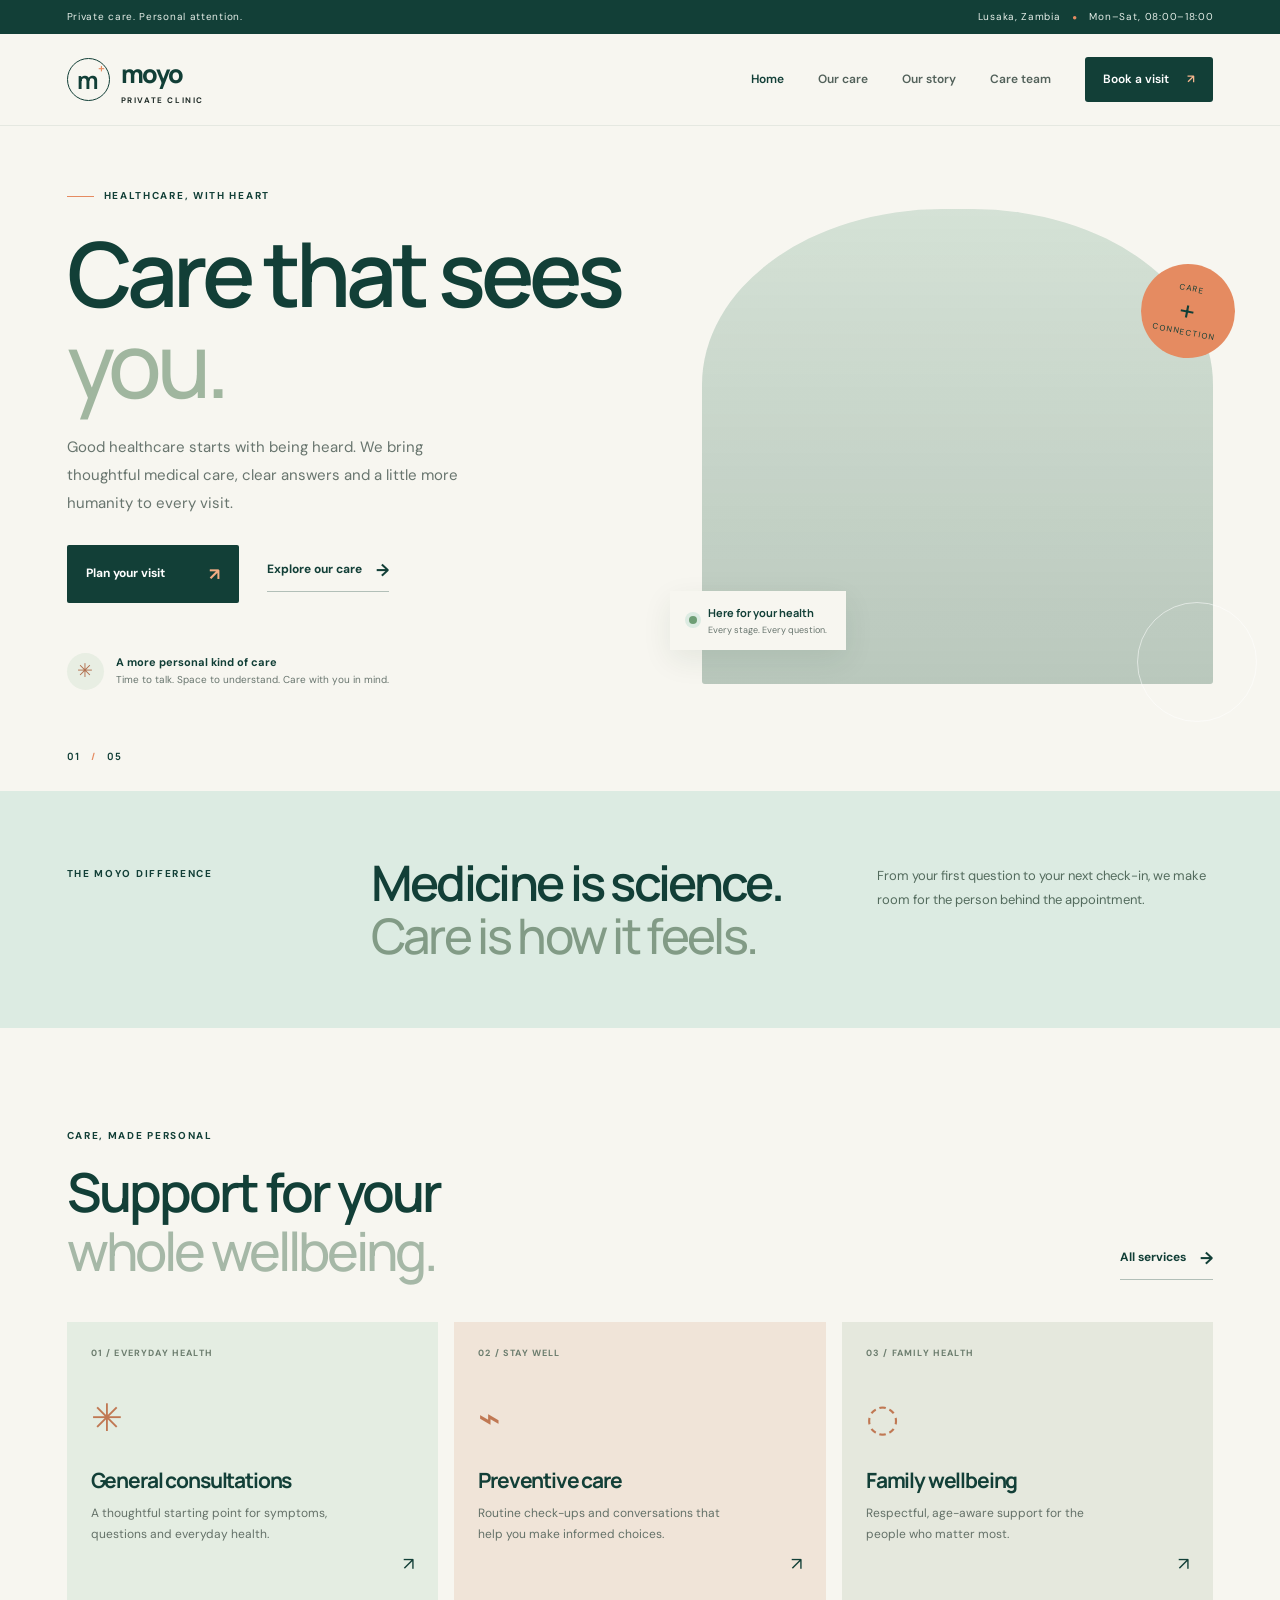
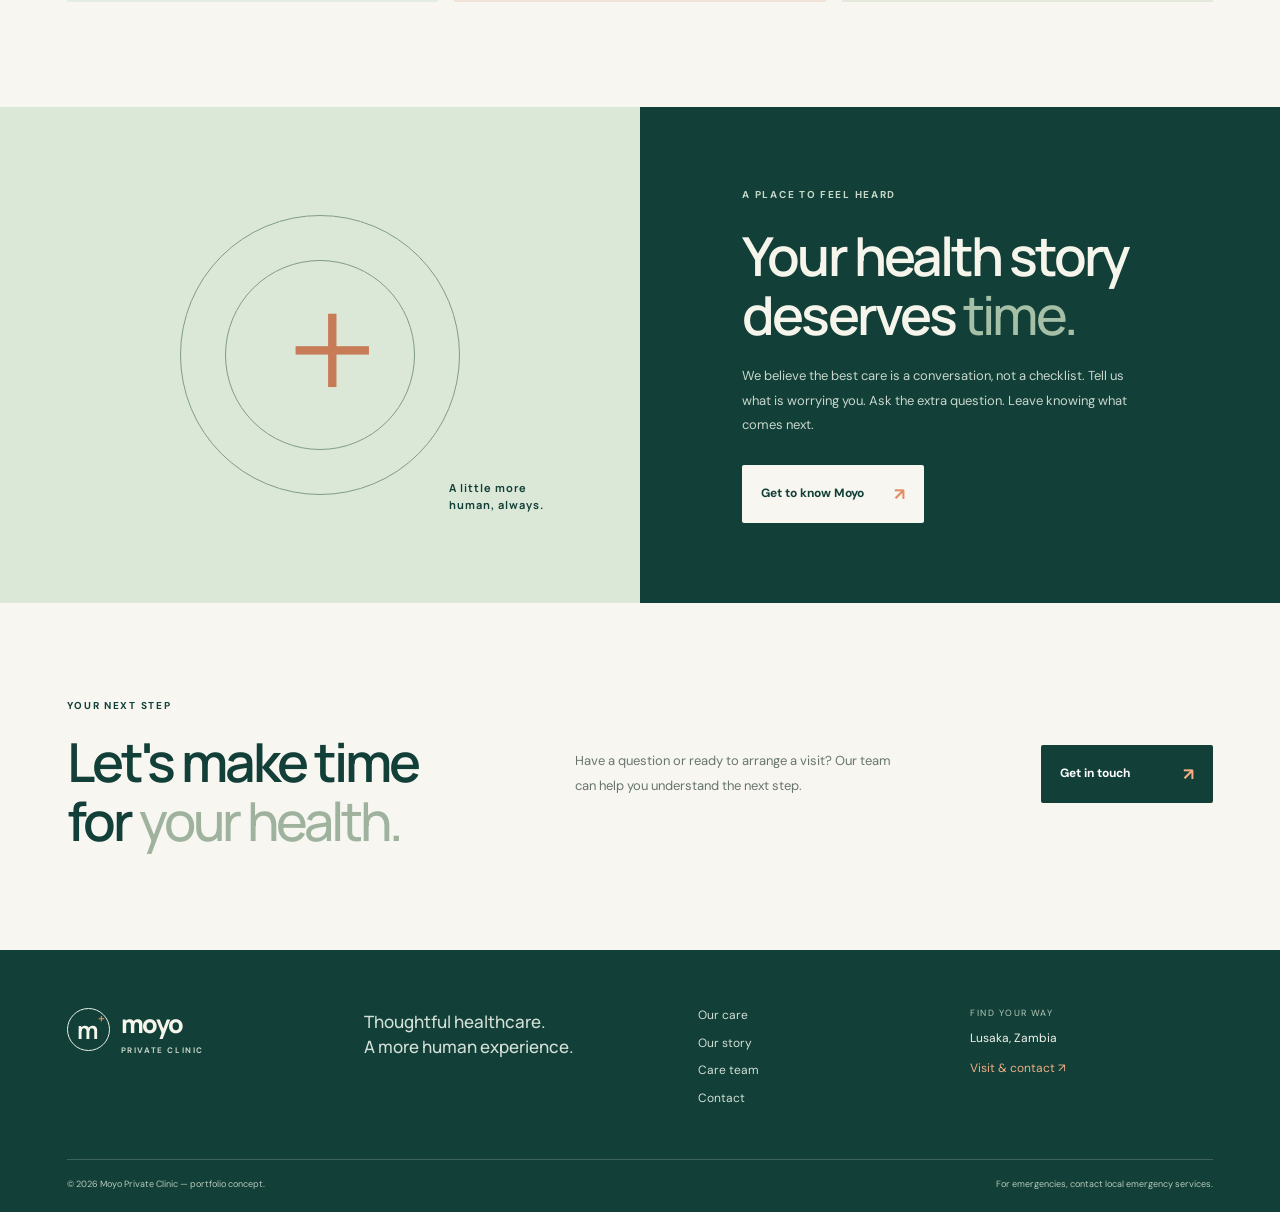
<file: index.html>
<!doctype html>
<html lang="en"><head><meta charset="utf-8"><meta name="viewport" content="width=device-width, initial-scale=1"><meta name="theme-color" content="#123f37"><meta name="description" content="Moyo Private Clinic — thoughtful, modern healthcare in Lusaka, Zambia."><title>Moyo Private Clinic | Care that sees you</title><link rel="preconnect" href="https://fonts.googleapis.com"><link rel="preconnect" href="https://fonts.gstatic.com" crossorigin><link href="https://fonts.googleapis.com/css2?family=DM+Sans:wght@400;500;600;700&family=Manrope:wght@400;500;600;700;800&display=swap" rel="stylesheet"><link rel="stylesheet" href="assets/css/global.css"><link rel="stylesheet" href="assets/css/home.css"><script src="assets/js/main.js" defer></script></head>
<body data-page="home"><a class="skip-link" href="#main">Skip to content</a><div class="topline"><span>Private care. Personal attention.</span><span>Lusaka, Zambia <span class="topline-dot">●</span> Mon–Sat, 08:00–18:00</span></div><header class="site-header"><a class="brand" href="index.html" aria-label="Moyo Private Clinic home"><span class="brand-mark">m<span>+</span></span><span class="brand-copy"><strong>moyo</strong><small>PRIVATE CLINIC</small></span></a><button class="menu-toggle" aria-expanded="false" aria-label="Open navigation"><span></span><span></span></button><nav class="main-nav" aria-label="Main navigation"><a class="active" href="index.html">Home</a><a href="services.html">Our care</a><a href="about.html">Our story</a><a href="team.html">Care team</a><a href="contact.html" class="nav-cta">Book a visit <span>↗</span></a></nav></header>
<main id="main"><section class="hero section-wrap"><div class="hero-copy"><p class="eyebrow"><span class="eyebrow-line"></span> HEALTHCARE, WITH HEART</p><h1>Care that sees <em>you.</em></h1><p class="hero-intro">Good healthcare starts with being heard. We bring thoughtful medical care, clear answers and a little more humanity to every visit.</p><div class="hero-actions"><a class="button button-dark" href="contact.html">Plan your visit <span>↗</span></a><a class="text-link" href="services.html">Explore our care <span>→</span></a></div><div class="hero-note"><span class="note-icon">✳</span><span><strong>A more personal kind of care</strong><small>Time to talk. Space to understand. Care with you in mind.</small></span></div></div><div class="hero-visual"><div class="hero-photo" role="img" aria-label="Healthcare professional in a bright clinical setting"></div><div class="photo-label"><span class="status-dot"></span><span><strong>Here for your health</strong><small>Every stage. Every question.</small></span></div><div class="hero-stamp"><span>CARE</span><b>+</b><span>CONNECTION</span></div><div class="hero-sun"></div></div><div class="hero-index">01 <span>/</span> 05</div></section>
<section class="welcome-band"><div class="section-wrap welcome-grid"><p class="eyebrow">THE MOYO DIFFERENCE</p><h2>Medicine is science.<br><em>Care is how it feels.</em></h2><p>From your first question to your next check-in, we make room for the person behind the appointment.</p></div></section>
<section class="section-wrap services-preview"><div class="section-heading"><div><p class="eyebrow">CARE, MADE PERSONAL</p><h2>Support for your<br><em>whole wellbeing.</em></h2></div><a class="text-link" href="services.html">All services <span>→</span></a></div><div class="service-grid"><a class="service-card service-card-a" href="services.html#general"><span class="service-number">01 / EVERYDAY HEALTH</span><span class="service-symbol">✳</span><h3>General consultations</h3><p>A thoughtful starting point for symptoms, questions and everyday health.</p><span class="card-arrow">↗</span></a><a class="service-card service-card-b" href="services.html#prevention"><span class="service-number">02 / STAY WELL</span><span class="service-symbol">⌁</span><h3>Preventive care</h3><p>Routine check-ups and conversations that help you make informed choices.</p><span class="card-arrow">↗</span></a><a class="service-card service-card-c" href="services.html#family"><span class="service-number">03 / FAMILY HEALTH</span><span class="service-symbol">◌</span><h3>Family wellbeing</h3><p>Respectful, age-aware support for the people who matter most.</p><span class="card-arrow">↗</span></a></div></section>
<section class="care-note"><div class="care-note-art"><span class="art-ring art-ring-one"></span><span class="art-ring art-ring-two"></span><span class="art-plus">+</span><span class="art-caption">A little more<br>human, always.</span></div><div class="care-note-copy"><p class="eyebrow">A PLACE TO FEEL HEARD</p><h2>Your health story<br>deserves <em>time.</em></h2><p>We believe the best care is a conversation, not a checklist. Tell us what is worrying you. Ask the extra question. Leave knowing what comes next.</p><a class="button button-light" href="about.html">Get to know Moyo <span>↗</span></a></div></section>
<section class="section-wrap visit-strip"><div><p class="eyebrow">YOUR NEXT STEP</p><h2>Let's make time<br>for <em>your health.</em></h2></div><p>Have a question or ready to arrange a visit? Our team can help you understand the next step.</p><a class="button button-dark" href="contact.html">Get in touch <span>↗</span></a></section></main>
<footer class="site-footer"><div class="footer-main"><a class="brand brand-footer" href="index.html"><span class="brand-mark">m<span>+</span></span><span class="brand-copy"><strong>moyo</strong><small>PRIVATE CLINIC</small></span></a><p>Thoughtful healthcare.<br>A more human experience.</p><div class="footer-nav"><a href="services.html">Our care</a><a href="about.html">Our story</a><a href="team.html">Care team</a><a href="contact.html">Contact</a></div><div class="footer-contact"><small>FIND YOUR WAY</small><span>Lusaka, Zambia</span><a href="contact.html">Visit & contact ↗</a></div></div><div class="footer-bottom"><span>© 2026 Moyo Private Clinic — portfolio concept.</span><span>For emergencies, contact local emergency services.</span></div></footer></body></html>
</file>
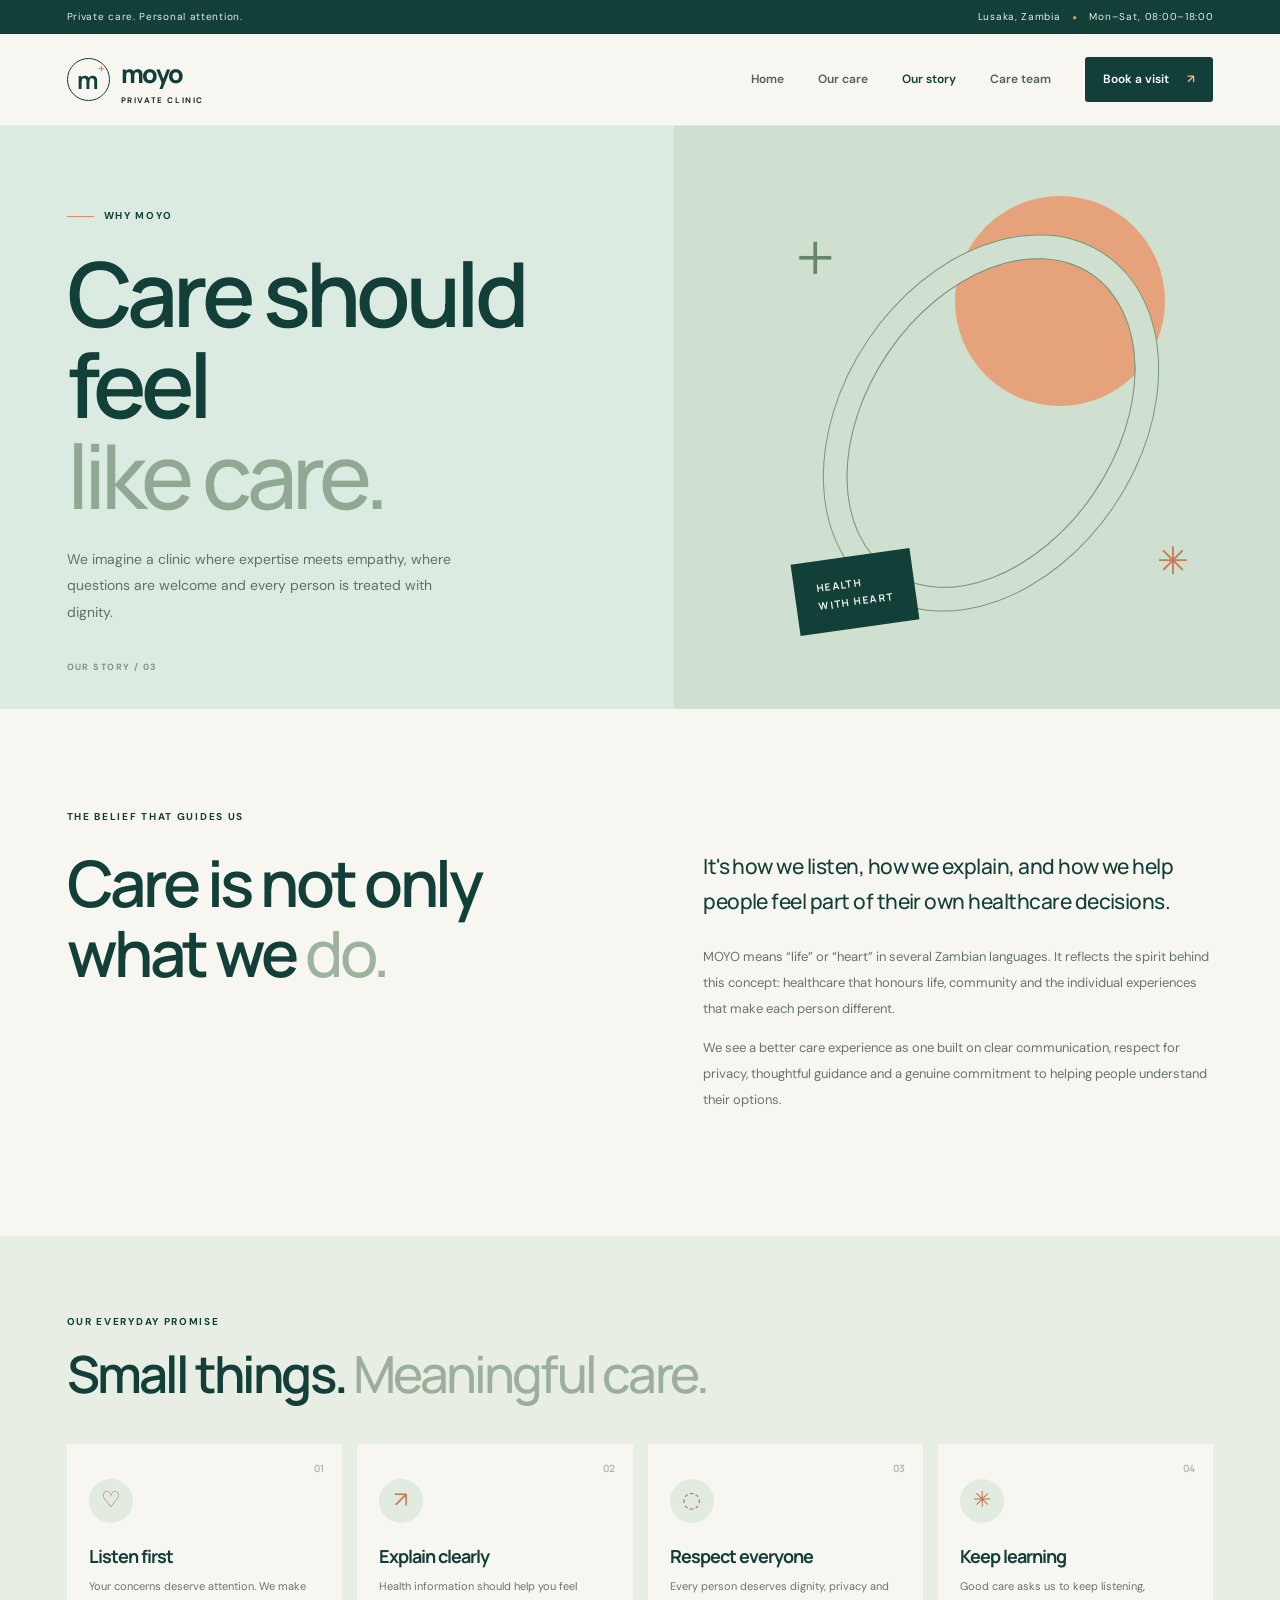
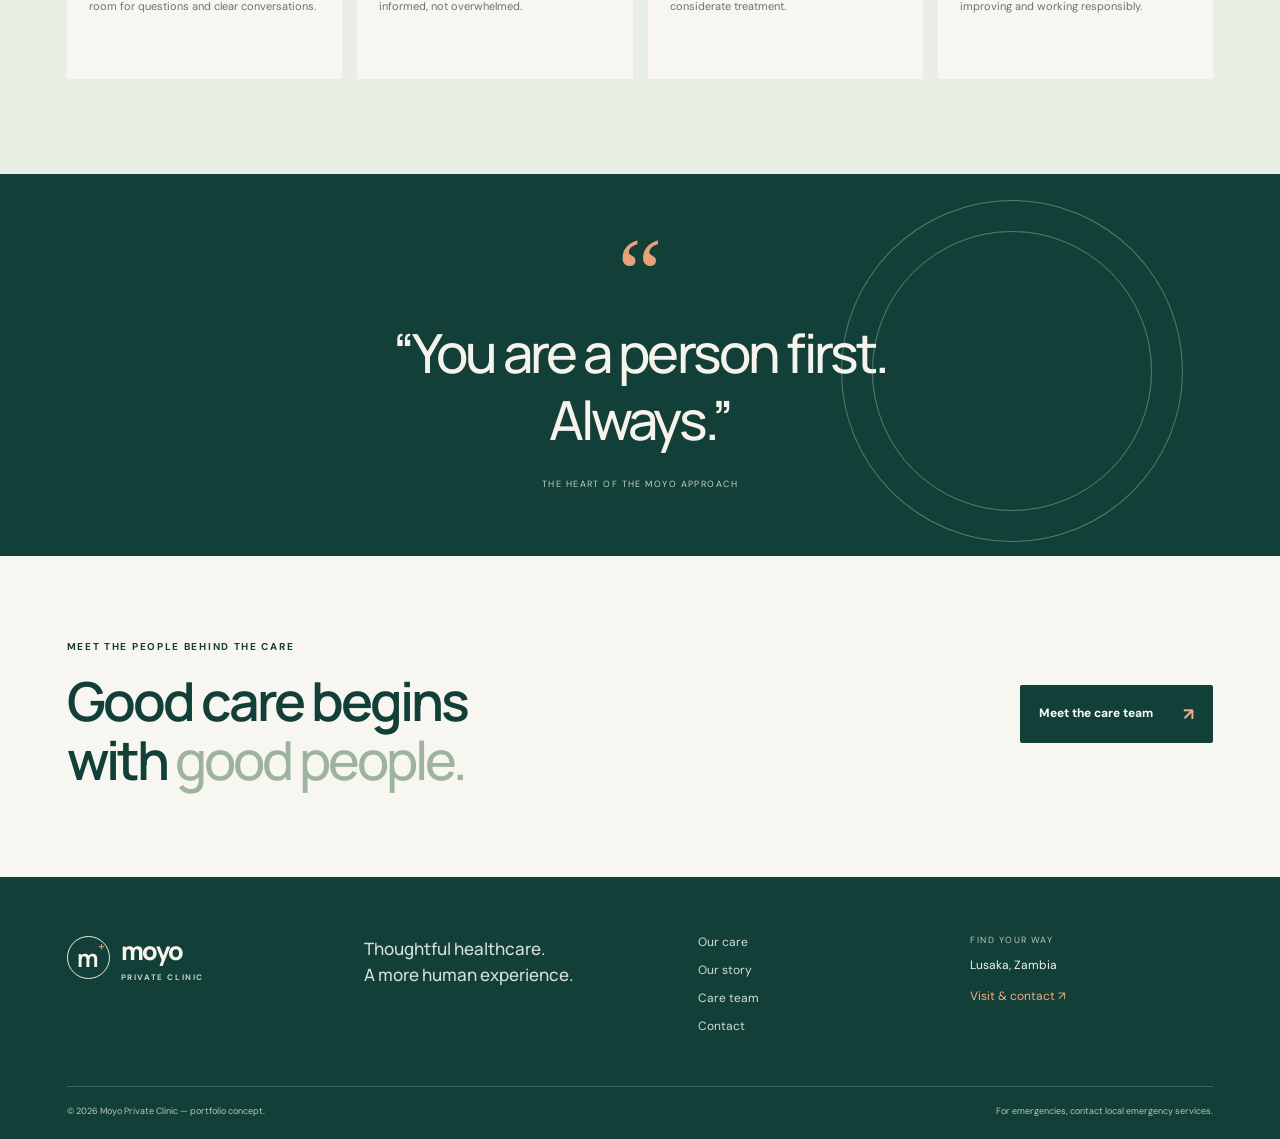
<file: about.html>
<!doctype html><html lang="en"><head><meta charset="utf-8"><meta name="viewport" content="width=device-width, initial-scale=1"><meta name="theme-color" content="#123f37"><meta name="description" content="The values behind Moyo Private Clinic."><title>Our Story | Moyo Private Clinic</title><link rel="preconnect" href="https://fonts.googleapis.com"><link href="https://fonts.googleapis.com/css2?family=DM+Sans:wght@400;500;600;700&family=Manrope:wght@400;500;600;700;800&display=swap" rel="stylesheet"><link rel="stylesheet" href="assets/css/global.css"><link rel="stylesheet" href="assets/css/about.css"><script src="assets/js/main.js" defer></script></head><body data-page="about"><a class="skip-link" href="#main">Skip to content</a><div class="topline"><span>Private care. Personal attention.</span><span>Lusaka, Zambia <span class="topline-dot">●</span> Mon–Sat, 08:00–18:00</span></div><header class="site-header"><a class="brand" href="index.html"><span class="brand-mark">m<span>+</span></span><span class="brand-copy"><strong>moyo</strong><small>PRIVATE CLINIC</small></span></a><button class="menu-toggle" aria-expanded="false" aria-label="Open navigation"><span></span><span></span></button><nav class="main-nav" aria-label="Main navigation"><a href="index.html">Home</a><a href="services.html">Our care</a><a class="active" href="about.html">Our story</a><a href="team.html">Care team</a><a href="contact.html" class="nav-cta">Book a visit <span>↗</span></a></nav></header><main id="main"><section class="story-hero"><div class="story-hero-text"><p class="eyebrow"><span class="eyebrow-line"></span> WHY MOYO</p><h1>Care should feel<br><em>like care.</em></h1><p>We imagine a clinic where expertise meets empathy, where questions are welcome and every person is treated with dignity.</p><span class="story-side-note">OUR STORY / 03</span></div><div class="story-art"><div class="story-art-sun"></div><div class="story-art-oval"></div><div class="story-art-pill">HEALTH<br>WITH HEART</div><span class="story-art-star">✳</span><span class="story-art-plus">+</span></div></section><section class="section-wrap belief-section"><div class="belief-intro"><p class="eyebrow">THE BELIEF THAT GUIDES US</p><h2>Care is not only<br>what we <em>do.</em></h2></div><div class="belief-copy"><p class="belief-lead">It's how we listen, how we explain, and how we help people feel part of their own healthcare decisions.</p><p>MOYO means “life” or “heart” in several Zambian languages. It reflects the spirit behind this concept: healthcare that honours life, community and the individual experiences that make each person different.</p><p>We see a better care experience as one built on clear communication, respect for privacy, thoughtful guidance and a genuine commitment to helping people understand their options.</p></div></section><section class="values-section"><div class="section-wrap"><p class="eyebrow">OUR EVERYDAY PROMISE</p><h2>Small things. <em>Meaningful care.</em></h2><div class="values-grid"><article><span>01</span><div class="value-icon">♡</div><h3>Listen first</h3><p>Your concerns deserve attention. We make room for questions and clear conversations.</p></article><article><span>02</span><div class="value-icon">↗</div><h3>Explain clearly</h3><p>Health information should help you feel informed, not overwhelmed.</p></article><article><span>03</span><div class="value-icon">◌</div><h3>Respect everyone</h3><p>Every person deserves dignity, privacy and considerate treatment.</p></article><article><span>04</span><div class="value-icon">✳</div><h3>Keep learning</h3><p>Good care asks us to keep listening, improving and working responsibly.</p></article></div></div></section><section class="story-quote"><span class="quote-mark">“</span><blockquote>“You are a person first.<br>Always.”</blockquote><p>THE HEART OF THE MOYO APPROACH</p><div class="quote-orbit"></div></section><section class="section-wrap story-next"><div><p class="eyebrow">MEET THE PEOPLE BEHIND THE CARE</p><h2>Good care begins<br>with <em>good people.</em></h2></div><a class="button button-dark" href="team.html">Meet the care team <span>↗</span></a></section></main><footer class="site-footer"><div class="footer-main"><a class="brand brand-footer" href="index.html"><span class="brand-mark">m<span>+</span></span><span class="brand-copy"><strong>moyo</strong><small>PRIVATE CLINIC</small></span></a><p>Thoughtful healthcare.<br>A more human experience.</p><div class="footer-nav"><a href="services.html">Our care</a><a href="about.html">Our story</a><a href="team.html">Care team</a><a href="contact.html">Contact</a></div><div class="footer-contact"><small>FIND YOUR WAY</small><span>Lusaka, Zambia</span><a href="contact.html">Visit & contact ↗</a></div></div><div class="footer-bottom"><span>© 2026 Moyo Private Clinic — portfolio concept.</span><span>For emergencies, contact local emergency services.</span></div></footer></body></html>
</file>
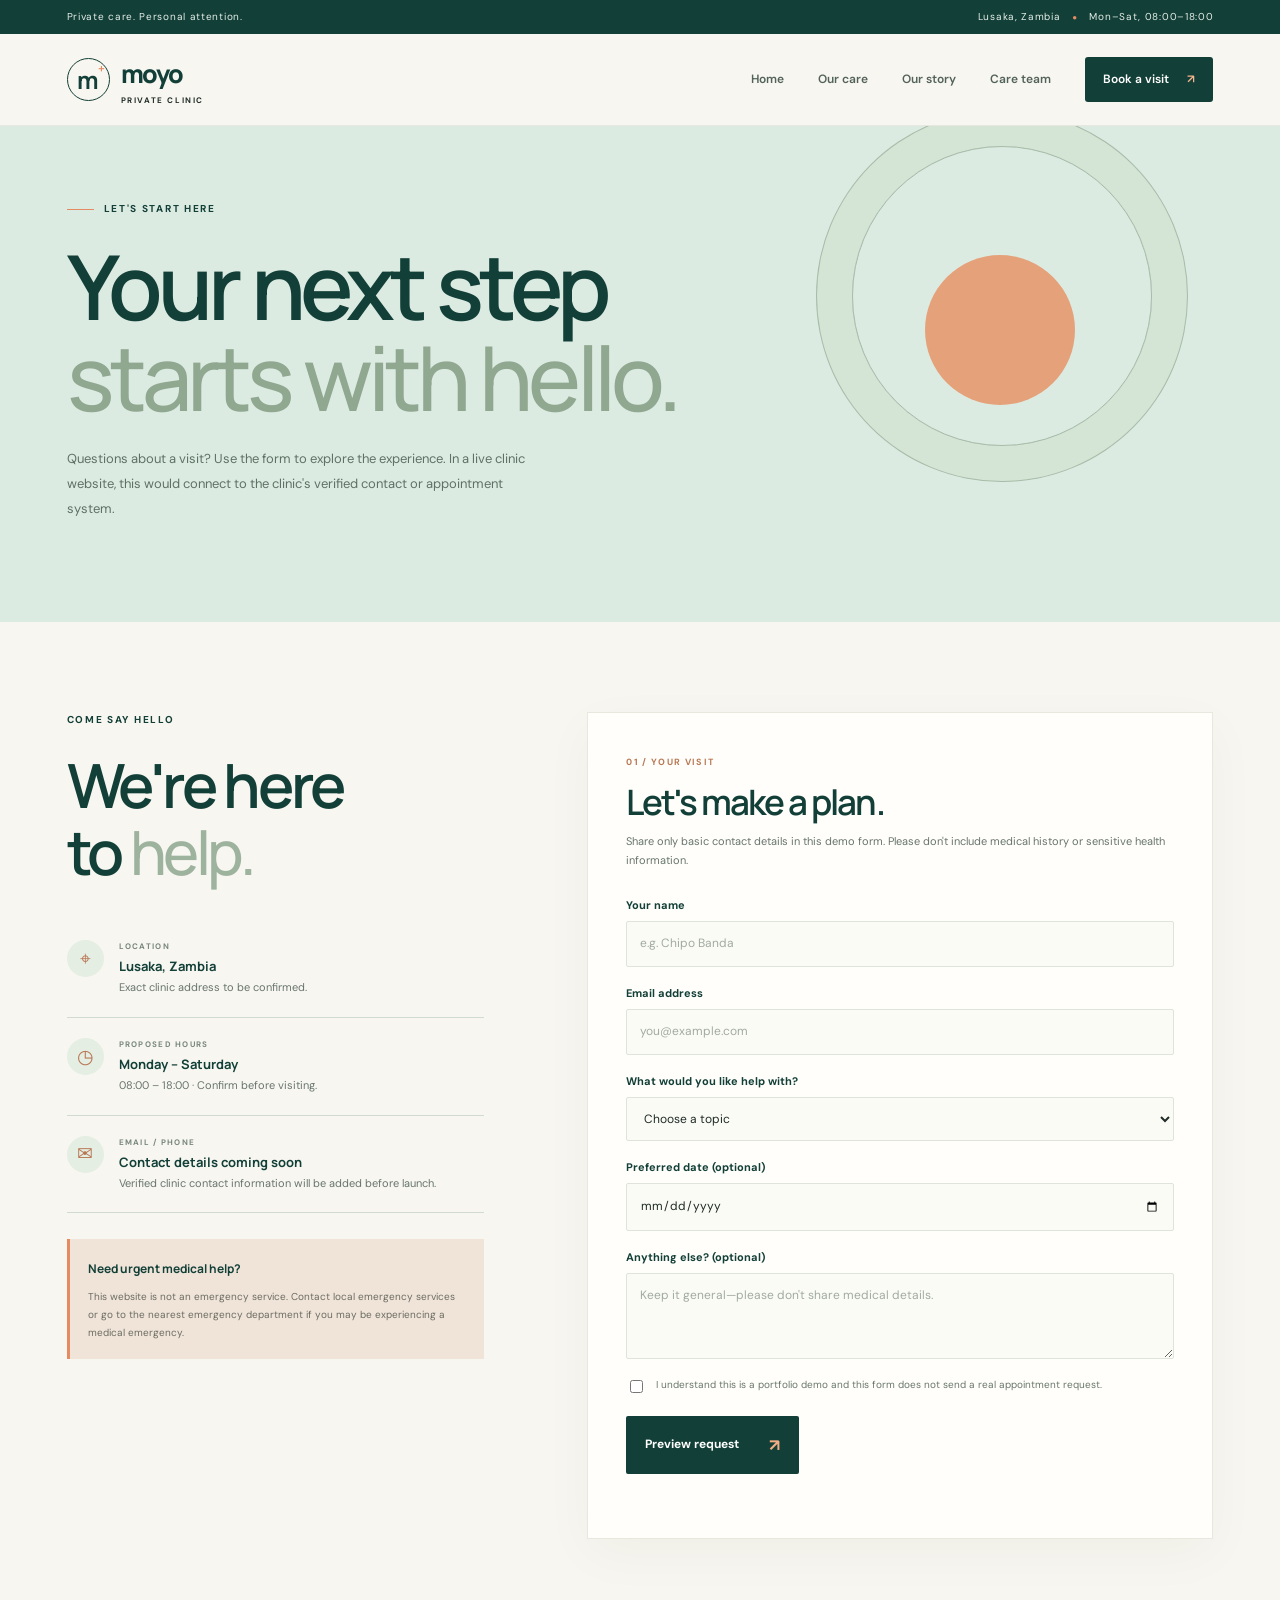
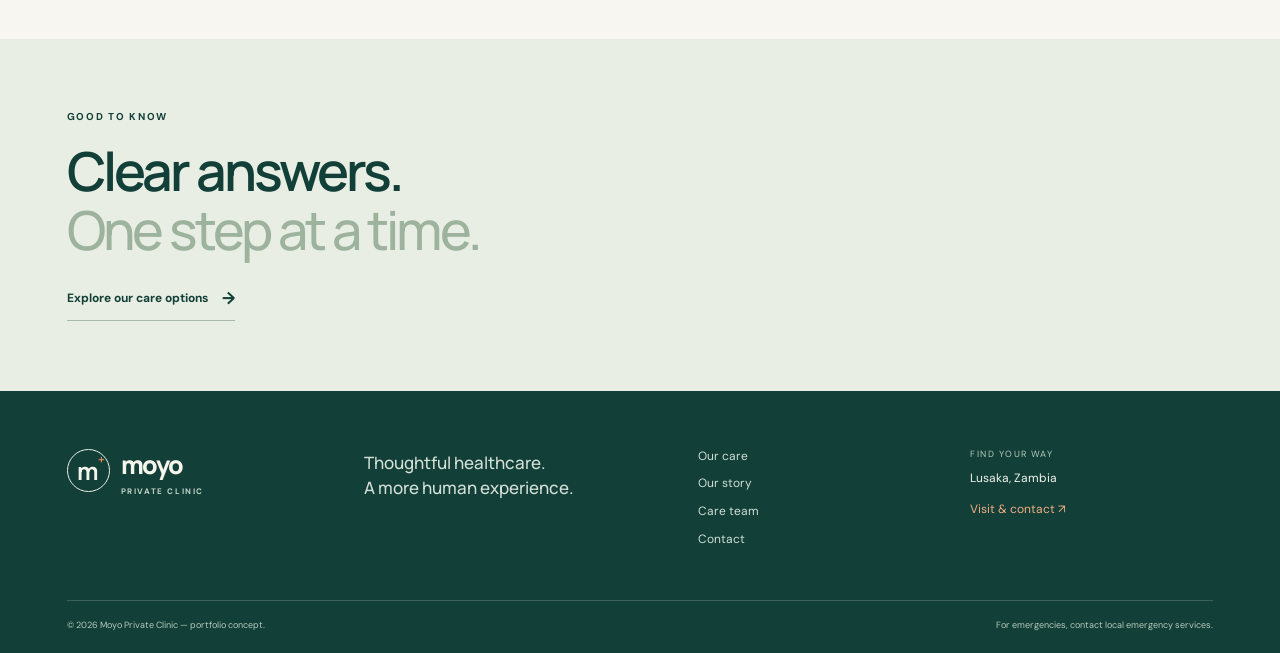
<file: contact.html>
<!doctype html><html lang="en"><head><meta charset="utf-8"><meta name="viewport" content="width=device-width, initial-scale=1"><meta name="theme-color" content="#123f37"><meta name="description" content="Contact Moyo Private Clinic and plan a visit."><title>Visit & Contact | Moyo Private Clinic</title><link rel="preconnect" href="https://fonts.googleapis.com"><link href="https://fonts.googleapis.com/css2?family=DM+Sans:wght@400;500;600;700&family=Manrope:wght@400;500;600;700;800&display=swap" rel="stylesheet"><link rel="stylesheet" href="assets/css/global.css"><link rel="stylesheet" href="assets/css/contact.css"><script src="assets/js/main.js" defer></script></head><body data-page="contact"><a class="skip-link" href="#main">Skip to content</a><div class="topline"><span>Private care. Personal attention.</span><span>Lusaka, Zambia <span class="topline-dot">●</span> Mon–Sat, 08:00–18:00</span></div><header class="site-header"><a class="brand" href="index.html"><span class="brand-mark">m<span>+</span></span><span class="brand-copy"><strong>moyo</strong><small>PRIVATE CLINIC</small></span></a><button class="menu-toggle" aria-expanded="false" aria-label="Open navigation"><span></span><span></span></button><nav class="main-nav" aria-label="Main navigation"><a href="index.html">Home</a><a href="services.html">Our care</a><a href="about.html">Our story</a><a href="team.html">Care team</a><a href="contact.html" class="nav-cta active-cta">Book a visit <span>↗</span></a></nav></header><main id="main"><section class="contact-hero"><div class="section-wrap"><p class="eyebrow"><span class="eyebrow-line"></span> LET'S START HERE</p><h1>Your next step<br><em>starts with hello.</em></h1><p>Questions about a visit? Use the form to explore the experience. In a live clinic website, this would connect to the clinic's verified contact or appointment system.</p></div><div class="contact-orbit contact-orbit-a"></div><div class="contact-orbit contact-orbit-b"></div></section><section class="section-wrap contact-layout"><div class="contact-details"><p class="eyebrow">COME SAY HELLO</p><h2>We're here<br>to <em>help.</em></h2><div class="contact-detail"><span class="detail-icon">⌖</span><div><small>LOCATION</small><strong>Lusaka, Zambia</strong><p>Exact clinic address to be confirmed.</p></div></div><div class="contact-detail"><span class="detail-icon">◷</span><div><small>PROPOSED HOURS</small><strong>Monday – Saturday</strong><p>08:00 – 18:00 · Confirm before visiting.</p></div></div><div class="contact-detail"><span class="detail-icon">✉</span><div><small>EMAIL / PHONE</small><strong>Contact details coming soon</strong><p>Verified clinic contact information will be added before launch.</p></div></div><div class="contact-emergency"><strong>Need urgent medical help?</strong><p>This website is not an emergency service. Contact local emergency services or go to the nearest emergency department if you may be experiencing a medical emergency.</p></div></div><div class="contact-form-wrap"><div class="form-heading"><span>01 / YOUR VISIT</span><h2>Let's make a plan.</h2><p>Share only basic contact details in this demo form. Please don't include medical history or sensitive health information.</p></div><form class="visit-form" id="visit-form"><div class="form-row"><label for="full-name">Your name</label><input id="full-name" name="name" autocomplete="name" placeholder="e.g. Chipo Banda" required></div><div class="form-row"><label for="email">Email address</label><input id="email" name="email" type="email" autocomplete="email" placeholder="you@example.com" required></div><div class="form-row"><label for="visit-type">What would you like help with?</label><select id="visit-type" name="visit-type" required><option value="">Choose a topic</option><option>General consultation</option><option>Preventive care</option><option>Family wellbeing</option><option>Clinic information</option><option>Other enquiry</option></select></div><div class="form-row"><label for="preferred-date">Preferred date (optional)</label><input id="preferred-date" name="date" type="date"></div><div class="form-row"><label for="message">Anything else? (optional)</label><textarea id="message" name="message" rows="3" maxlength="300" placeholder="Keep it general—please don't share medical details."></textarea></div><label class="consent-row"><input type="checkbox" name="consent" required><span>I understand this is a portfolio demo and this form does not send a real appointment request.</span></label><button class="button button-dark form-submit" type="submit">Preview request <span>↗</span></button><p class="form-status" id="form-status" role="status" aria-live="polite"></p></form></div></section><section class="contact-bottom"><div class="section-wrap"><p class="eyebrow">GOOD TO KNOW</p><h2>Clear answers.<br><em>One step at a time.</em></h2><a class="text-link" href="services.html">Explore our care options <span>→</span></a></div></section></main><footer class="site-footer"><div class="footer-main"><a class="brand brand-footer" href="index.html"><span class="brand-mark">m<span>+</span></span><span class="brand-copy"><strong>moyo</strong><small>PRIVATE CLINIC</small></span></a><p>Thoughtful healthcare.<br>A more human experience.</p><div class="footer-nav"><a href="services.html">Our care</a><a href="about.html">Our story</a><a href="team.html">Care team</a><a href="contact.html">Contact</a></div><div class="footer-contact"><small>FIND YOUR WAY</small><span>Lusaka, Zambia</span><a href="contact.html">Visit & contact ↗</a></div></div><div class="footer-bottom"><span>© 2026 Moyo Private Clinic — portfolio concept.</span><span>For emergencies, contact local emergency services.</span></div></footer></body></html>
</file>
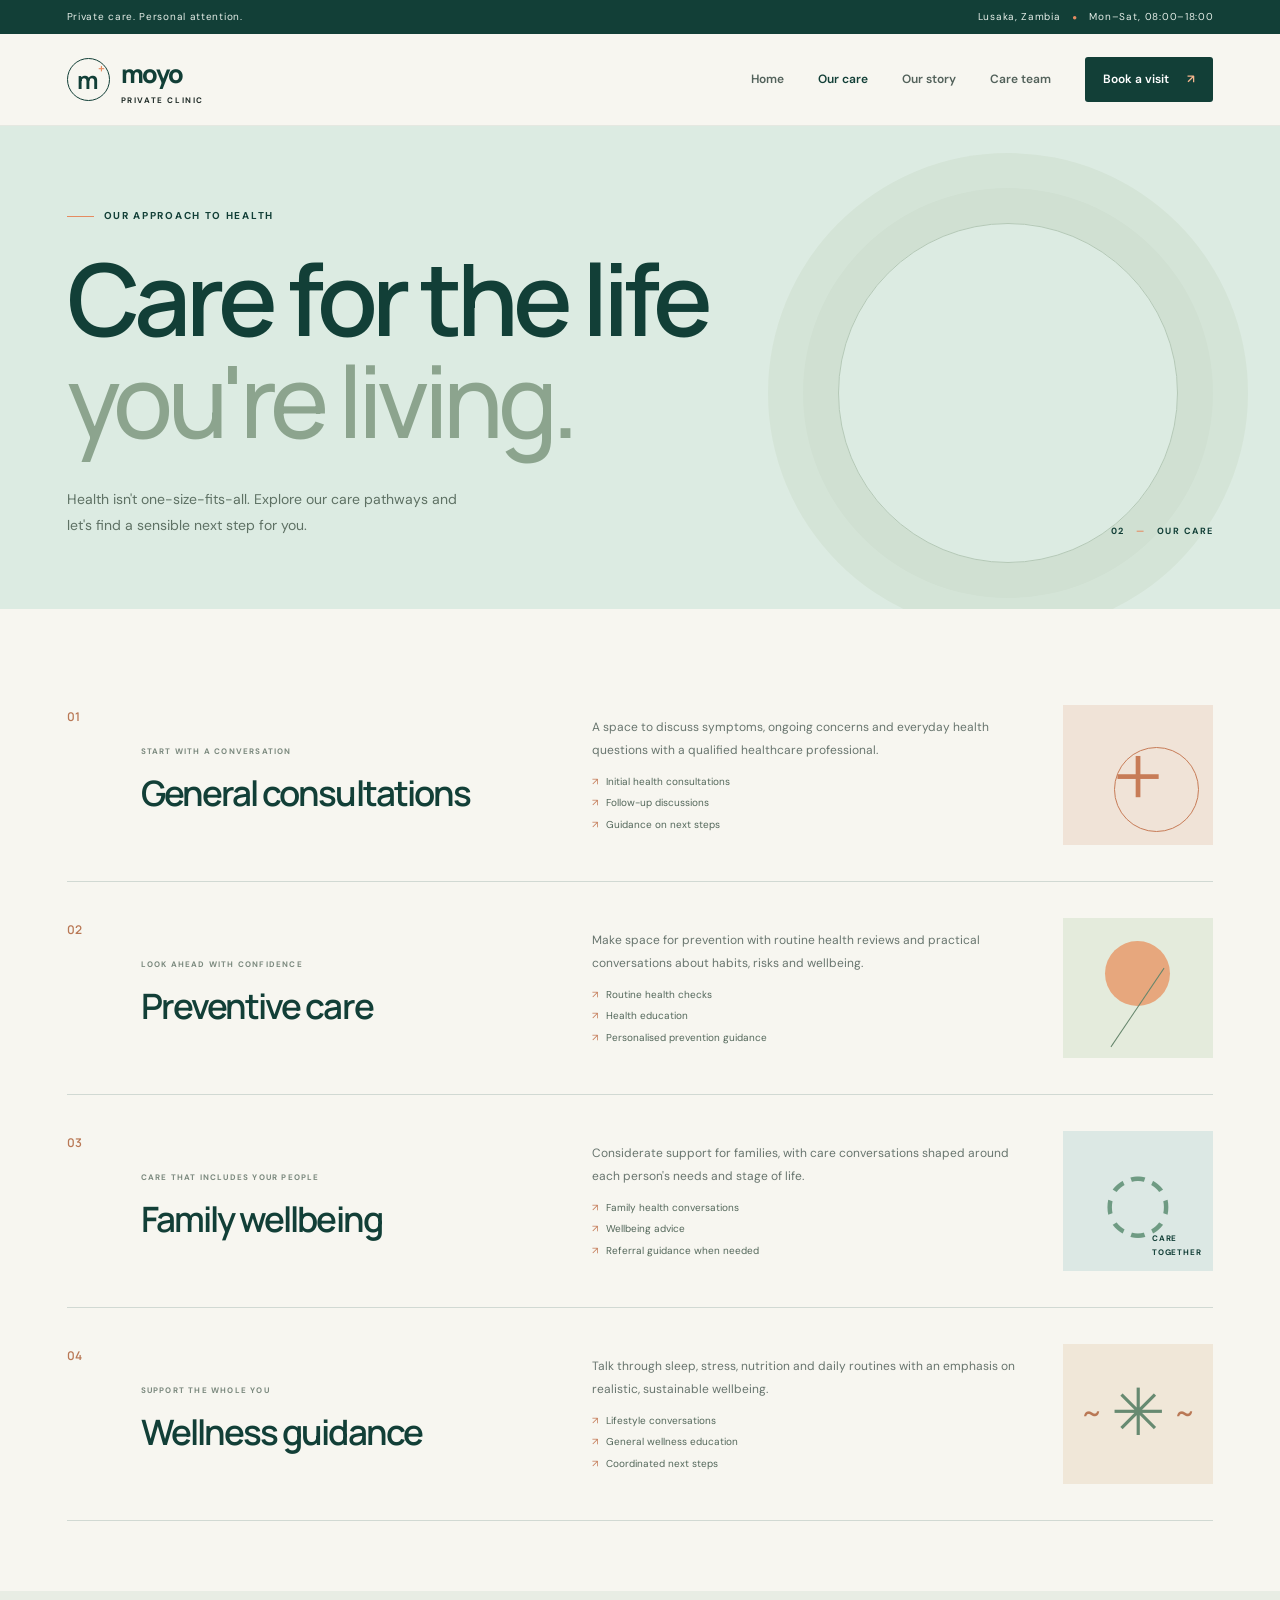
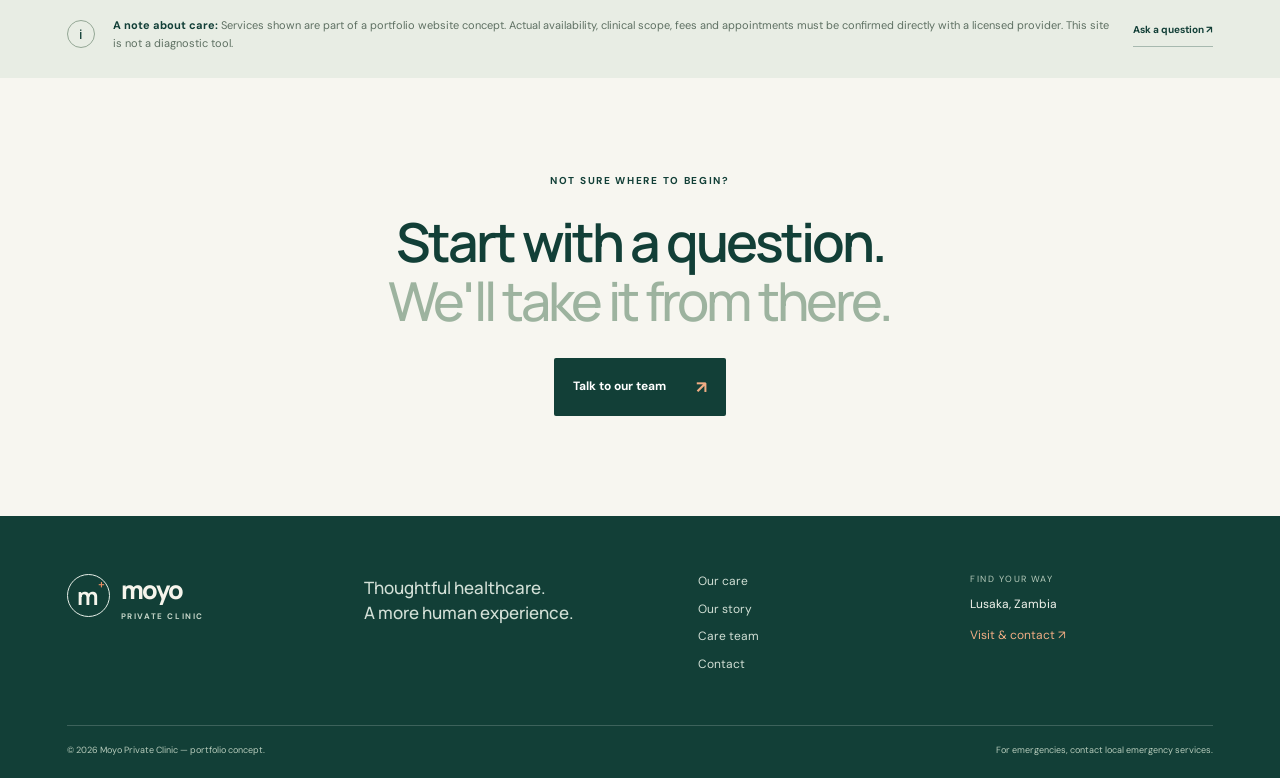
<file: services.html>
<!doctype html><html lang="en"><head><meta charset="utf-8"><meta name="viewport" content="width=device-width, initial-scale=1"><meta name="theme-color" content="#123f37"><meta name="description" content="Explore the care and health services at Moyo Private Clinic."><title>Our Care | Moyo Private Clinic</title><link rel="preconnect" href="https://fonts.googleapis.com"><link href="https://fonts.googleapis.com/css2?family=DM+Sans:wght@400;500;600;700&family=Manrope:wght@400;500;600;700;800&display=swap" rel="stylesheet"><link rel="stylesheet" href="assets/css/global.css"><link rel="stylesheet" href="assets/css/services.css"><script src="assets/js/main.js" defer></script></head><body data-page="services"><a class="skip-link" href="#main">Skip to content</a><div class="topline"><span>Private care. Personal attention.</span><span>Lusaka, Zambia <span class="topline-dot">●</span> Mon–Sat, 08:00–18:00</span></div><header class="site-header"><a class="brand" href="index.html"><span class="brand-mark">m<span>+</span></span><span class="brand-copy"><strong>moyo</strong><small>PRIVATE CLINIC</small></span></a><button class="menu-toggle" aria-expanded="false" aria-label="Open navigation"><span></span><span></span></button><nav class="main-nav" aria-label="Main navigation"><a href="index.html">Home</a><a class="active" href="services.html">Our care</a><a href="about.html">Our story</a><a href="team.html">Care team</a><a href="contact.html" class="nav-cta">Book a visit <span>↗</span></a></nav></header><main id="main"><section class="services-hero"><div class="section-wrap"><p class="eyebrow"><span class="eyebrow-line"></span> OUR APPROACH TO HEALTH</p><h1>Care for the life<br><em>you're living.</em></h1><div class="services-hero-bottom"><p>Health isn't one-size-fits-all. Explore our care pathways and let's find a sensible next step for you.</p><span class="page-mark">02 <i>—</i> OUR CARE</span></div></div><div class="services-hero-shape"></div></section><section class="section-wrap care-list"><article class="care-row" id="general"><div class="care-row-index">01</div><div class="care-row-title"><span>START WITH A CONVERSATION</span><h2>General consultations</h2></div><div class="care-row-copy"><p>A space to discuss symptoms, ongoing concerns and everyday health questions with a qualified healthcare professional.</p><ul><li>Initial health consultations</li><li>Follow-up discussions</li><li>Guidance on next steps</li></ul></div><div class="care-row-art art-consult"><span class="art-cross">+</span><span class="art-circle"></span></div></article><article class="care-row" id="prevention"><div class="care-row-index">02</div><div class="care-row-title"><span>LOOK AHEAD WITH CONFIDENCE</span><h2>Preventive care</h2></div><div class="care-row-copy"><p>Make space for prevention with routine health reviews and practical conversations about habits, risks and wellbeing.</p><ul><li>Routine health checks</li><li>Health education</li><li>Personalised prevention guidance</li></ul></div><div class="care-row-art art-prevent"><span class="prevent-sun"></span><span class="prevent-stem"></span></div></article><article class="care-row" id="family"><div class="care-row-index">03</div><div class="care-row-title"><span>CARE THAT INCLUDES YOUR PEOPLE</span><h2>Family wellbeing</h2></div><div class="care-row-copy"><p>Considerate support for families, with care conversations shaped around each person's needs and stage of life.</p><ul><li>Family health conversations</li><li>Wellbeing advice</li><li>Referral guidance when needed</li></ul></div><div class="care-row-art art-family"><span>◌</span><small>CARE<br>TOGETHER</small></div></article><article class="care-row" id="wellness"><div class="care-row-index">04</div><div class="care-row-title"><span>SUPPORT THE WHOLE YOU</span><h2>Wellness guidance</h2></div><div class="care-row-copy"><p>Talk through sleep, stress, nutrition and daily routines with an emphasis on realistic, sustainable wellbeing.</p><ul><li>Lifestyle conversations</li><li>General wellness education</li><li>Coordinated next steps</li></ul></div><div class="care-row-art art-wellness"><span>~</span><span>✳</span><span>~</span></div></article></section><section class="service-disclaimer"><div class="section-wrap disclaimer-inner"><span class="disclaimer-icon">i</span><p><strong>A note about care:</strong> Services shown are part of a portfolio website concept. Actual availability, clinical scope, fees and appointments must be confirmed directly with a licensed provider. This site is not a diagnostic tool.</p><a class="text-link" href="contact.html">Ask a question ↗</a></div></section><section class="section-wrap services-end"><p class="eyebrow">NOT SURE WHERE TO BEGIN?</p><h2>Start with a question.<br><em>We'll take it from there.</em></h2><a class="button button-dark" href="contact.html">Talk to our team <span>↗</span></a></section></main><footer class="site-footer"><div class="footer-main"><a class="brand brand-footer" href="index.html"><span class="brand-mark">m<span>+</span></span><span class="brand-copy"><strong>moyo</strong><small>PRIVATE CLINIC</small></span></a><p>Thoughtful healthcare.<br>A more human experience.</p><div class="footer-nav"><a href="services.html">Our care</a><a href="about.html">Our story</a><a href="team.html">Care team</a><a href="contact.html">Contact</a></div><div class="footer-contact"><small>FIND YOUR WAY</small><span>Lusaka, Zambia</span><a href="contact.html">Visit & contact ↗</a></div></div><div class="footer-bottom"><span>© 2026 Moyo Private Clinic — portfolio concept.</span><span>For emergencies, contact local emergency services.</span></div></footer></body></html>
</file>
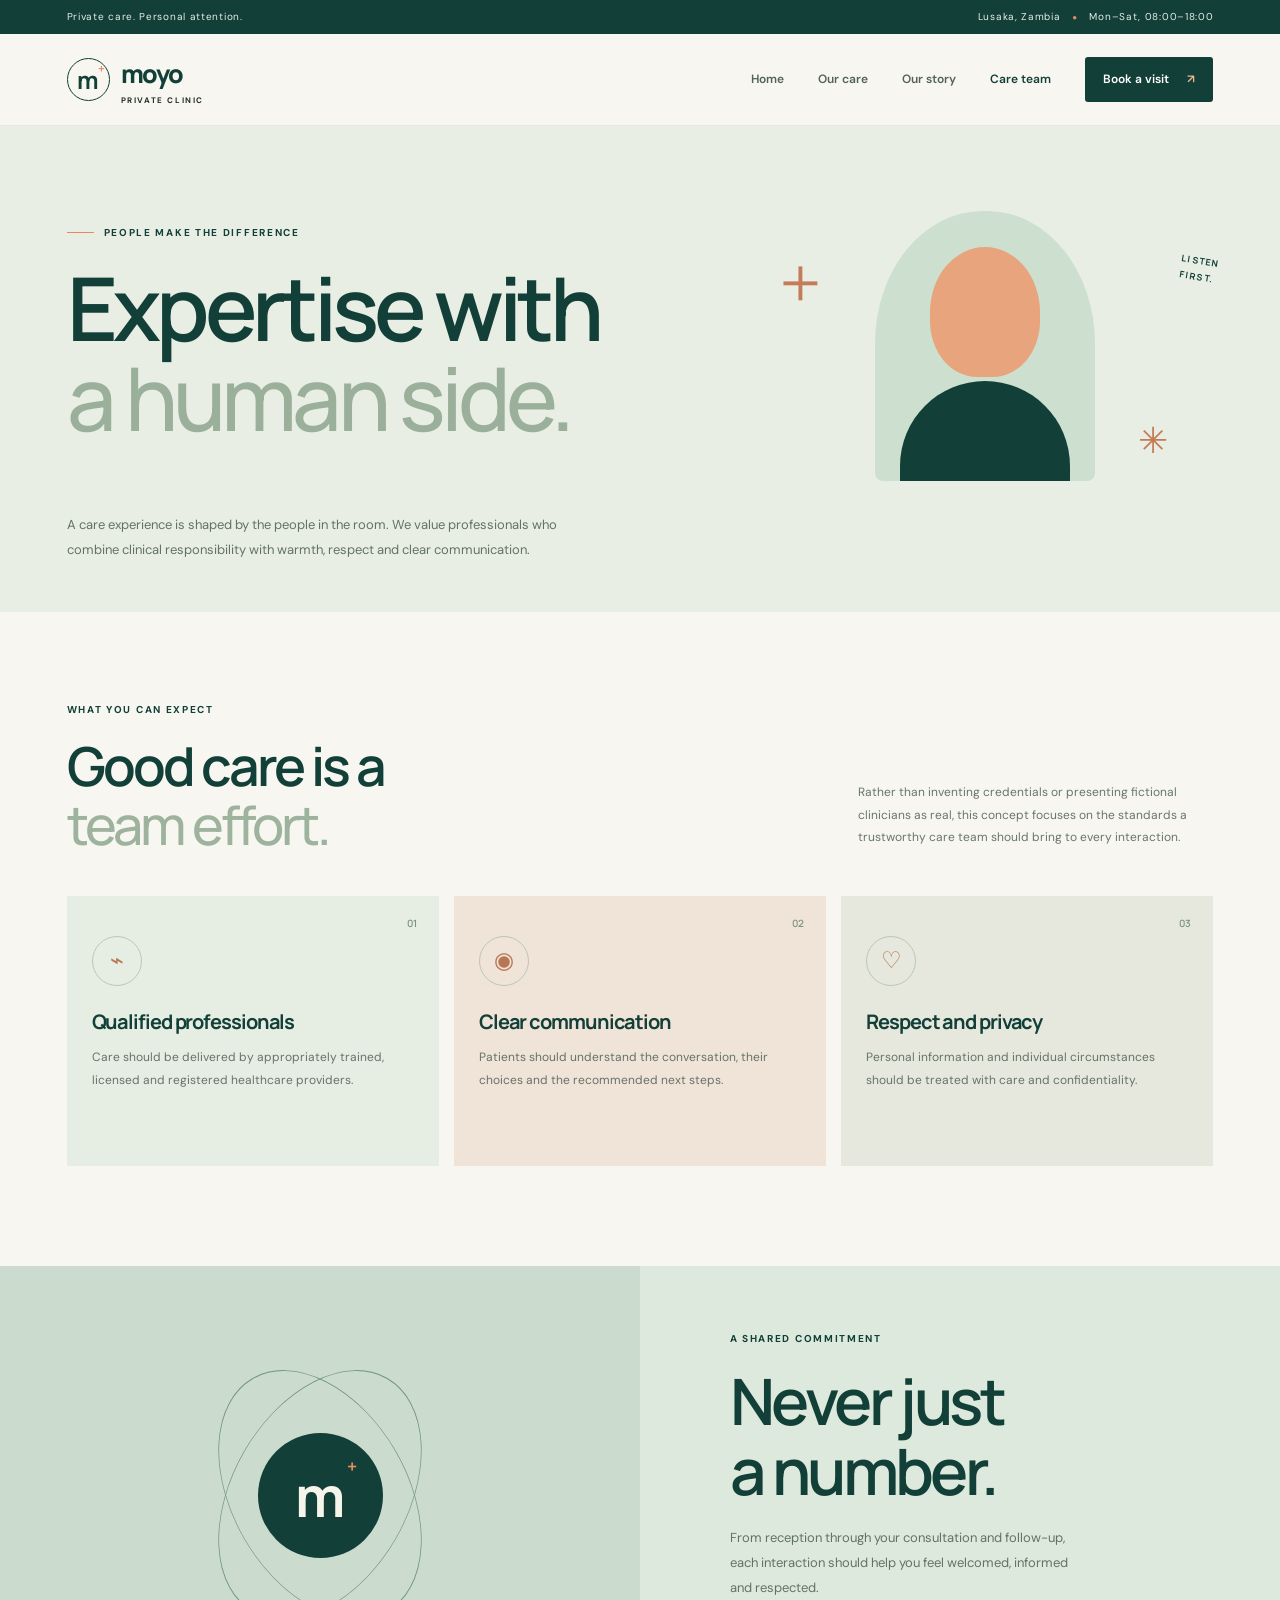
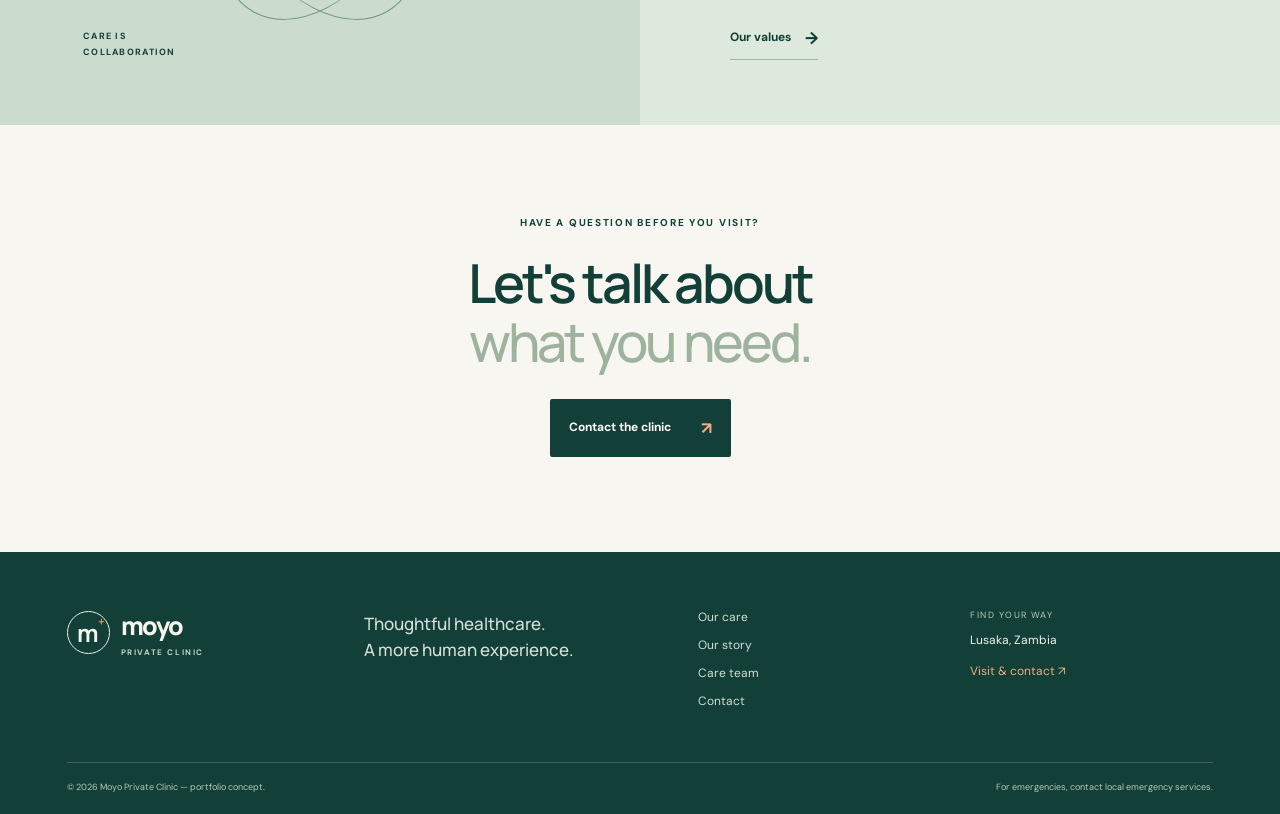
<file: team.html>
<!doctype html><html lang="en"><head><meta charset="utf-8"><meta name="viewport" content="width=device-width, initial-scale=1"><meta name="theme-color" content="#123f37"><meta name="description" content="Meet the care philosophy at Moyo Private Clinic."><title>Care Team | Moyo Private Clinic</title><link rel="preconnect" href="https://fonts.googleapis.com"><link href="https://fonts.googleapis.com/css2?family=DM+Sans:wght@400;500;600;700&family=Manrope:wght@400;500;600;700;800&display=swap" rel="stylesheet"><link rel="stylesheet" href="assets/css/global.css"><link rel="stylesheet" href="assets/css/team.css"><script src="assets/js/main.js" defer></script></head><body data-page="team"><a class="skip-link" href="#main">Skip to content</a><div class="topline"><span>Private care. Personal attention.</span><span>Lusaka, Zambia <span class="topline-dot">●</span> Mon–Sat, 08:00–18:00</span></div><header class="site-header"><a class="brand" href="index.html"><span class="brand-mark">m<span>+</span></span><span class="brand-copy"><strong>moyo</strong><small>PRIVATE CLINIC</small></span></a><button class="menu-toggle" aria-expanded="false" aria-label="Open navigation"><span></span><span></span></button><nav class="main-nav" aria-label="Main navigation"><a href="index.html">Home</a><a href="services.html">Our care</a><a href="about.html">Our story</a><a class="active" href="team.html">Care team</a><a href="contact.html" class="nav-cta">Book a visit <span>↗</span></a></nav></header><main id="main"><section class="team-hero"><div class="section-wrap team-hero-inner"><div><p class="eyebrow"><span class="eyebrow-line"></span> PEOPLE MAKE THE DIFFERENCE</p><h1>Expertise with<br><em>a human side.</em></h1></div><div class="team-hero-art"><div class="team-portrait-shape"></div><span class="team-art-cross">+</span><span class="team-art-note">LISTEN<br>FIRST.</span><span class="team-art-star">✳</span></div><p class="team-hero-intro">A care experience is shaped by the people in the room. We value professionals who combine clinical responsibility with warmth, respect and clear communication.</p></div></section><section class="section-wrap team-principles"><div class="section-heading"><div><p class="eyebrow">WHAT YOU CAN EXPECT</p><h2>Good care is a<br><em>team effort.</em></h2></div><p>Rather than inventing credentials or presenting fictional clinicians as real, this concept focuses on the standards a trustworthy care team should bring to every interaction.</p></div><div class="principle-grid"><article><span class="principle-num">01</span><span class="principle-symbol">⌁</span><h3>Qualified professionals</h3><p>Care should be delivered by appropriately trained, licensed and registered healthcare providers.</p></article><article><span class="principle-num">02</span><span class="principle-symbol">◉</span><h3>Clear communication</h3><p>Patients should understand the conversation, their choices and the recommended next steps.</p></article><article><span class="principle-num">03</span><span class="principle-symbol">♡</span><h3>Respect and privacy</h3><p>Personal information and individual circumstances should be treated with care and confidentiality.</p></article></div></section><section class="team-feature"><div class="team-feature-art"><div class="feature-line feature-line-a"></div><div class="feature-line feature-line-b"></div><div class="feature-center">m<span>+</span></div><span class="feature-caption">CARE IS<br>COLLABORATION</span></div><div class="team-feature-copy"><p class="eyebrow">A SHARED COMMITMENT</p><h2>Never just<br>a number.</h2><p>From reception through your consultation and follow-up, each interaction should help you feel welcomed, informed and respected.</p><a class="text-link" href="about.html">Our values <span>→</span></a></div></section><section class="section-wrap team-contact"><p class="eyebrow">HAVE A QUESTION BEFORE YOU VISIT?</p><h2>Let's talk about<br><em>what you need.</em></h2><a class="button button-dark" href="contact.html">Contact the clinic <span>↗</span></a></section></main><footer class="site-footer"><div class="footer-main"><a class="brand brand-footer" href="index.html"><span class="brand-mark">m<span>+</span></span><span class="brand-copy"><strong>moyo</strong><small>PRIVATE CLINIC</small></span></a><p>Thoughtful healthcare.<br>A more human experience.</p><div class="footer-nav"><a href="services.html">Our care</a><a href="about.html">Our story</a><a href="team.html">Care team</a><a href="contact.html">Contact</a></div><div class="footer-contact"><small>FIND YOUR WAY</small><span>Lusaka, Zambia</span><a href="contact.html">Visit & contact ↗</a></div></div><div class="footer-bottom"><span>© 2026 Moyo Private Clinic — portfolio concept.</span><span>For emergencies, contact local emergency services.</span></div></footer></body></html>
</file>
<file: assets/css/global.css>
:root{--forest:#123f37;--forest-2:#1e594e;--mint:#dcebe2;--paper:#f7f6f0;--cream:#efeee5;--ink:#202c28;--muted:#68756e;--orange:#e58b61;--line:rgba(18,63,55,.16);--display:'Manrope',sans-serif;--body:'DM Sans',sans-serif;--page:1240px}*{box-sizing:border-box}html{scroll-behavior:smooth;scroll-padding-top:100px}body{margin:0;background:var(--paper);color:var(--ink);font-family:var(--body);font-size:15px;line-height:1.65;-webkit-font-smoothing:antialiased}a{color:inherit;text-decoration:none}button,input,textarea,select{font:inherit}button,a{-webkit-tap-highlight-color:transparent}a:focus-visible,button:focus-visible,input:focus-visible,select:focus-visible,textarea:focus-visible{outline:3px solid var(--orange);outline-offset:4px}.skip-link{position:absolute;left:-999px;top:10px;background:#fff;padding:10px 16px;z-index:100}.skip-link:focus{left:10px}.topline{height:34px;background:var(--forest);color:#e6efe9;display:flex;align-items:center;justify-content:space-between;padding:0 max(calc((100vw - var(--page))/2),5.2vw);font-size:10px;letter-spacing:.07em}.topline-dot{color:var(--orange);font-size:8px;margin:0 8px}.site-header{height:92px;padding:0 max(calc((100vw - var(--page))/2),5.2vw);display:flex;align-items:center;justify-content:space-between;background:var(--paper);position:relative;z-index:30;border-bottom:1px solid rgba(18,63,55,.08)}.brand{display:flex;align-items:center;gap:11px}.brand-mark{width:43px;height:43px;border:1.5px solid var(--forest);border-radius:50%;display:grid;place-items:center;font:700 24px var(--display);color:var(--forest);position:relative}.brand-mark>span{font-size:12px;color:var(--orange);position:absolute;right:4px;top:1px}.brand-copy{display:flex;flex-direction:column;line-height:1}.brand-copy strong{font:800 25px var(--display);letter-spacing:-.07em;color:var(--forest)}.brand-copy small{font-size:8px;letter-spacing:.2em;font-weight:700;margin-top:5px}.main-nav{display:flex;align-items:center;gap:34px}.main-nav>a{font-size:12px;font-weight:600;color:#52615a;transition:color .2s}.main-nav>a:hover,.main-nav>a.active{color:var(--forest)}.main-nav .nav-cta{padding:13px 18px;background:var(--forest);color:white;border-radius:3px}.nav-cta span{margin-left:15px;color:#f4b58e}.menu-toggle{display:none;border:0;background:none;width:42px;height:42px;cursor:pointer}.menu-toggle span{display:block;height:2px;width:23px;background:var(--forest);margin:6px auto}.section-wrap{width:min(var(--page),calc(100% - 10.4vw));margin-inline:auto}.eyebrow{font-size:10px;letter-spacing:.17em;font-weight:700;color:var(--forest);display:flex;align-items:center;gap:10px;margin:0 0 22px}.eyebrow-line{height:1px;width:27px;background:var(--orange)}h1,h2,h3,p{margin-top:0}h1,h2,h3{font-family:var(--display);letter-spacing:-.055em}h1{font-size:clamp(48px,6.2vw,86px);line-height:1.02;font-weight:600;margin-bottom:25px;color:var(--forest)}h1 em,h2 em{font-weight:500;font-style:normal;color:#a6b8a7}h2{font-size:clamp(34px,4.2vw,57px);line-height:1.1;font-weight:600;color:var(--forest);margin-bottom:20px}h3{font-size:22px;line-height:1.2;color:var(--forest)}.button{display:inline-flex;align-items:center;justify-content:space-between;gap:30px;padding:15px 19px;min-width:172px;font-size:12px;font-weight:700;border-radius:2px;transition:transform .2s,background .2s}.button:hover{transform:translateY(-2px)}.button span{font-size:17px}.button-dark{background:var(--forest);color:white}.button-dark:hover{background:var(--forest-2)}.button-dark span{color:#f1ad84}.button-light{background:var(--paper);color:var(--forest)}.button-light span{color:var(--orange)}.text-link{font-size:12px;font-weight:700;color:var(--forest);display:inline-flex;gap:14px;align-items:center;border-bottom:1px solid rgba(18,63,55,.3);padding:0 0 7px}.text-link span{font-size:17px;transition:transform .2s}.text-link:hover span{transform:translateX(4px)}.section-heading{display:flex;justify-content:space-between;align-items:end;gap:30px;margin-bottom:42px}.section-heading .eyebrow{margin-bottom:17px}.section-heading h2{margin-bottom:0}.site-footer{background:var(--forest);color:#f2f4ed;padding:56px max(calc((100vw - var(--page))/2),5.2vw) 20px}.footer-main{display:grid;grid-template-columns:1.1fr 1.25fr 1fr 1fr;gap:30px;align-items:start;padding-bottom:50px}.brand-footer .brand-mark{border-color:#e6eee7;color:#f6f5ec}.brand-footer .brand-copy strong{color:#f6f5ec}.brand-footer .brand-copy small{color:#c5d5c8}.footer-main>p{font:500 17px/1.5 var(--display);color:#d3e0d7;margin:3px 0}.footer-nav{display:grid;gap:8px;font-size:12px;color:#d1dfd5}.footer-nav a:hover,.footer-contact a:hover{color:#f1ad84}.footer-contact{display:grid;gap:8px;font-size:12px}.footer-contact small{font-size:9px;letter-spacing:.16em;color:#b6cbbb}.footer-contact a{color:#f1ad84;margin-top:3px}.footer-bottom{border-top:1px solid rgba(255,255,255,.18);padding-top:17px;display:flex;justify-content:space-between;gap:20px;font-size:9px;color:#b6cbbb}.form-status{font-size:12px;line-height:1.5;margin:12px 0 0}.form-status.success{color:#24674b}.form-status.error{color:#9b3d25}@media(max-width:850px){.site-header{height:78px}.menu-toggle{display:block}.main-nav{display:none;position:absolute;top:100%;left:0;right:0;background:var(--paper);padding:20px 5.2vw 26px;box-shadow:0 15px 22px #102f2517;align-items:stretch;gap:0;flex-direction:column}.main-nav.is-open{display:flex}.main-nav>a{padding:13px 2px;border-bottom:1px solid var(--line)}.main-nav .nav-cta{margin-top:13px;padding:14px 16px}.footer-main{grid-template-columns:1fr 1fr}.topline{padding-inline:5.2vw}.section-wrap{width:89.6%}}@media(max-width:560px){.topline{font-size:8px;height:32px;letter-spacing:0}.topline>span:last-child{max-width:48%;text-align:right}.topline-dot{margin:0 3px}.site-header{padding-inline:5.2vw}.section-wrap{width:89.6%}h1{font-size:clamp(46px,13vw,64px)}h2{font-size:37px}.section-heading{align-items:start;flex-direction:column;gap:22px}.footer-main{grid-template-columns:1fr 1fr;gap:28px 18px}.footer-main>p{font-size:14px}.footer-bottom{flex-direction:column;gap:5px}.site-footer{padding-top:40px}.brand-mark{width:38px;height:38px}.brand-copy strong{font-size:23px}}@media(prefers-reduced-motion:reduce){html{scroll-behavior:auto}*,*::before,*::after{animation-duration:.01ms!important;animation-iteration-count:1!important;transition-duration:.01ms!important}}
</file>
<file: assets/css/home.css>
.hero{min-height:610px;display:grid;grid-template-columns:1fr .92fr;align-items:center;gap:7%;padding-top:42px;padding-bottom:66px;position:relative}.hero-copy{padding:20px 0 35px;position:relative;z-index:2}.hero h1{font-size:clamp(56px,7vw,93px);max-width:560px}.hero h1 em{color:#a0b69f}.hero-intro{font-size:15px;color:var(--muted);max-width:410px;line-height:1.85;margin-bottom:27px}.hero-actions{display:flex;align-items:center;gap:28px;flex-wrap:wrap}.hero-note{display:flex;gap:12px;align-items:center;margin-top:50px}.note-icon{height:37px;width:37px;border-radius:50%;display:grid;place-items:center;background:#e8eee3;color:#b16f4e;font-size:19px}.hero-note span:last-child{display:grid;line-height:1.4}.hero-note strong{font-size:11px;color:var(--forest)}.hero-note small{font-size:10px;color:var(--muted);margin-top:3px}.hero-visual{height:475px;position:relative;background:#d8e5d9;overflow:visible;border-radius:47% 47% 3px 3px / 37% 37% 3px 3px}.hero-photo{position:absolute;inset:0;border-radius:inherit;background:linear-gradient(180deg,rgba(20,48,39,.02),rgba(20,48,39,.16)),url('https://images.unsplash.com/photo-1559839734-2b71ea197ec2?auto=format&fit=crop&w=1100&q=85') center 34%/cover no-repeat;filter:saturate(.72)}.photo-label{position:absolute;left:-32px;bottom:34px;display:flex;gap:11px;align-items:center;background:#f7f6f0;padding:14px 19px;box-shadow:0 10px 30px #18382a15}.photo-label>span:last-child{display:grid;line-height:1.35}.photo-label strong{font:700 11px var(--display);color:var(--forest)}.photo-label small{font-size:9px;color:var(--muted);margin-top:4px}.status-dot{width:8px;height:8px;background:#6e9e75;border-radius:50%;box-shadow:0 0 0 4px #dcebe2}.hero-stamp{position:absolute;right:-22px;top:55px;width:94px;height:94px;border-radius:50%;background:var(--orange);color:var(--forest);display:flex;flex-direction:column;justify-content:center;align-items:center;font-size:8px;letter-spacing:.13em;transform:rotate(11deg)}.hero-stamp b{font-size:28px;line-height:1.1;font-weight:400}.hero-sun{position:absolute;width:120px;height:120px;border:1px solid #fff8;right:-44px;bottom:-38px;border-radius:50%;pointer-events:none}.hero-index{position:absolute;bottom:28px;left:0;font:700 10px var(--display);color:var(--forest);letter-spacing:.1em}.hero-index span{color:var(--orange);padding:0 8px}.welcome-band{background:var(--mint);padding:65px 0}.welcome-grid{display:grid;grid-template-columns:.8fr 1.4fr 1fr;gap:35px;align-items:start}.welcome-grid .eyebrow{margin-top:10px}.welcome-grid h2{font-size:clamp(33px,4vw,49px);margin:0}.welcome-grid h2 em{color:#829b86}.welcome-grid>p:last-child{font-size:13px;line-height:1.9;color:#536b5d;margin:8px 0 0}.services-preview{padding-top:100px;padding-bottom:105px}.service-grid{display:grid;grid-template-columns:repeat(3,1fr);gap:16px}.service-card{min-height:280px;padding:24px;position:relative;display:flex;flex-direction:column;align-items:flex-start;transition:transform .2s}.service-card:hover{transform:translateY(-5px)}.service-card-a{background:#e4ede2}.service-card-b{background:#f0e4d8}.service-card-c{background:#e5e8dd}.service-number{font-size:9px;letter-spacing:.13em;font-weight:700;color:#6c7d6e}.service-symbol{font-size:38px;color:#c07853;margin:26px 0 18px}.service-card h3{margin-bottom:10px;font-size:21px}.service-card p{font-size:12px;color:#647168;line-height:1.8;max-width:260px;margin-bottom:24px}.card-arrow{position:absolute;right:24px;bottom:22px;color:var(--forest);font-size:18px}.care-note{display:grid;grid-template-columns:1fr 1fr;min-height:420px;background:var(--forest)}.care-note-art{background:#dbe8d8;position:relative;overflow:hidden;display:grid;place-items:center;min-height:420px}.art-ring{position:absolute;border:1px solid #819c83;border-radius:50%}.art-ring-one{width:280px;height:280px}.art-ring-two{width:190px;height:190px}.art-plus{font:300 160px/1 var(--display);color:#c77c57;position:absolute;transform:translate(12px,-8px)}.art-caption{position:absolute;right:15%;bottom:18%;font:700 11px/1.6 var(--display);letter-spacing:.09em;color:var(--forest)}.care-note-copy{padding:80px clamp(35px,8vw,115px);align-self:center}.care-note-copy .eyebrow{color:#c6d8c9}.care-note-copy h2{color:#f6f5ec}.care-note-copy h2 em{color:#a6c0a7}.care-note-copy>p:not(.eyebrow){color:#c8d7cd;font-size:13px;line-height:1.9;max-width:390px;margin-bottom:27px}.visit-strip{padding-top:95px;padding-bottom:100px;display:grid;grid-template-columns:1.1fr 1fr auto;align-items:center;gap:40px}.visit-strip .eyebrow{margin-bottom:17px}.visit-strip h2{margin-bottom:0}.visit-strip h2 em{color:#9eb29e}.visit-strip>p{font-size:13px;line-height:1.9;color:var(--muted);max-width:320px;margin:0}@media(max-width:850px){.hero{grid-template-columns:1fr .8fr;gap:4%;min-height:550px}.hero-visual{height:410px}.hero h1{font-size:clamp(51px,7vw,70px)}.hero-note{margin-top:35px}.welcome-grid{grid-template-columns:1fr 1.4fr;gap:18px}.welcome-grid>p:last-child{grid-column:2}.service-grid{gap:10px}.service-card{padding:18px;min-height:290px}.service-card h3{font-size:18px}.care-note-copy{padding:55px 35px}.visit-strip{grid-template-columns:1fr 1fr;gap:25px}.visit-strip .button{grid-column:2;justify-self:start}}@media(max-width:560px){.hero{grid-template-columns:1fr;padding-top:38px;padding-bottom:60px;gap:28px}.hero-copy{padding:0}.hero h1{font-size:61px}.hero-intro{font-size:14px}.hero-visual{height:350px;width:88%;margin-left:auto;margin-right:9px}.hero-note{margin-top:30px}.hero-index{bottom:18px}.hero-stamp{right:-21px;top:35px;width:78px;height:78px}.photo-label{left:-18px;bottom:22px;padding:11px}.welcome-band{padding:48px 0}.welcome-grid{grid-template-columns:1fr;gap:13px}.welcome-grid .eyebrow{margin:0}.welcome-grid>p:last-child{grid-column:auto;margin-top:0}.services-preview{padding-top:65px;padding-bottom:70px}.service-grid{grid-template-columns:1fr}.service-card{min-height:240px;padding:23px}.service-symbol{margin:19px 0 12px}.care-note{grid-template-columns:1fr}.care-note-art{min-height:300px}.art-ring-one{width:230px;height:230px}.care-note-copy{padding:50px 5.2vw}.visit-strip{padding-top:65px;padding-bottom:70px;grid-template-columns:1fr;gap:18px}.visit-strip .button{grid-column:auto}.visit-strip>p{max-width:100%}}
</file>
<file: assets/css/about.css>
.story-hero{display:grid;grid-template-columns:1fr .9fr;min-height:520px;background:var(--mint);overflow:hidden}.story-hero-text{padding:82px 5vw 70px max(calc((100vw - var(--page))/2),5.2vw);position:relative}.story-hero-text h1{font-size:clamp(62px,7vw,91px)}.story-hero-text h1 em{color:#91a992}.story-hero-text>p:not(.eyebrow){max-width:390px;color:#5e7164;font-size:14px;line-height:1.9}.story-side-note{position:absolute;bottom:35px;left:max(calc((100vw - var(--page))/2),5.2vw);font-size:9px;font-weight:700;letter-spacing:.16em;color:#7e9582}.story-art{position:relative;background:#d0e0d0;min-height:520px;overflow:hidden}.story-art-sun{width:210px;height:210px;border-radius:50%;background:#e6a37b;position:absolute;right:19%;top:12%}.story-art-oval{width:250px;height:360px;border:1px solid #75977c;border-radius:50%;position:absolute;right:27%;top:20%;transform:rotate(34deg);box-shadow:0 0 0 23px #d0e0d0,0 0 0 24px #75977c}.story-art-pill{position:absolute;left:20%;bottom:14%;background:var(--forest);color:#eff5ed;padding:18px 22px;font:700 10px/1.8 var(--display);letter-spacing:.15em;transform:rotate(-8deg)}.story-art-star{position:absolute;right:15%;bottom:20%;font-size:38px;color:#c77c57}.story-art-plus{position:absolute;left:20%;top:14%;font:300 70px var(--display);color:#66866c}.belief-section{display:grid;grid-template-columns:1fr 1fr;gap:11%;padding-top:100px;padding-bottom:110px}.belief-intro .eyebrow{margin-bottom:22px}.belief-intro h2{font-size:clamp(42px,5vw,64px)}.belief-intro h2 em{color:#9eb39e}.belief-copy{padding-top:40px}.belief-copy p{font-size:13px;line-height:2;color:var(--muted)}.belief-copy .belief-lead{font:500 21px/1.65 var(--display);letter-spacing:-.025em;color:var(--forest);margin-bottom:25px}.values-section{background:#e9eee4;padding:78px 0 95px}.values-section>.section-wrap>.eyebrow{margin-bottom:15px}.values-section h2{font-size:clamp(35px,4vw,52px);margin-bottom:42px}.values-section h2 em{color:#9bb09b}.values-grid{display:grid;grid-template-columns:repeat(4,1fr);gap:15px}.values-grid article{min-height:235px;background:#f7f6f0;padding:22px;position:relative}.values-grid article>span{position:absolute;right:18px;top:17px;font:600 10px var(--display);color:#a5b5a5}.value-icon{height:44px;width:44px;display:grid;place-items:center;background:#e1ebe0;color:#c17a56;border-radius:50%;font-size:22px;margin:13px 0 23px}.values-grid h3{font-size:18px;margin-bottom:10px}.values-grid p{font-size:11px;line-height:1.8;color:var(--muted);margin:0}.story-quote{min-height:355px;background:var(--forest);color:#f5f3eb;text-align:center;display:flex;flex-direction:column;justify-content:center;align-items:center;position:relative;overflow:hidden;padding:65px 20px}.quote-mark{font:100px/.7 Georgia,serif;color:#e8a27a;position:relative;z-index:1}.story-quote blockquote{font:500 clamp(31px,4.3vw,54px)/1.25 var(--display);letter-spacing:-.055em;margin:10px 0 23px;position:relative;z-index:1}.story-quote>p{font-size:9px;letter-spacing:.16em;color:#c0d4c3;margin:0;position:relative;z-index:1}.quote-orbit{position:absolute;width:280px;height:280px;border:1px solid #567c68;border-radius:50%;right:10%;top:15%;box-shadow:0 0 0 30px #123f37,0 0 0 31px #567c68}.story-next{padding-top:83px;padding-bottom:88px;display:flex;align-items:center;justify-content:space-between;gap:25px}.story-next .eyebrow{margin-bottom:15px}.story-next h2{margin-bottom:0}.story-next h2 em{color:#9eb39e}@media(max-width:850px){.story-hero{grid-template-columns:1fr .8fr}.story-hero-text{padding-top:65px}.story-art,.story-hero{min-height:460px}.story-art-sun{width:155px;height:155px}.story-art-oval{width:190px;height:280px}.belief-section{gap:6%;padding-top:75px;padding-bottom:80px}.values-grid{grid-template-columns:repeat(2,1fr)}}@media(max-width:560px){.story-hero{grid-template-columns:1fr}.story-hero-text{padding:55px 5.2vw 35px}.story-hero-text h1{font-size:62px}.story-side-note{position:static;display:block;margin-top:32px}.story-art{min-height:330px}.story-art-sun{width:150px;height:150px;right:25%;top:8%}.story-art-oval{width:185px;height:250px;right:29%;top:17%}.story-art-pill{bottom:13%;left:14%}.belief-section{grid-template-columns:1fr;gap:8px;padding-top:62px;padding-bottom:65px}.belief-copy{padding-top:5px}.belief-copy .belief-lead{font-size:19px}.values-section{padding:58px 0 65px}.values-section h2{font-size:37px;margin-bottom:28px}.values-grid{gap:10px}.values-grid article{padding:16px;min-height:220px}.values-grid h3{font-size:16px}.story-quote{min-height:310px}.quote-orbit{right:-150px}.story-next{padding-top:62px;padding-bottom:65px;align-items:start;flex-direction:column}}
</file>
<file: assets/css/contact.css>
.contact-hero{background:var(--mint);padding:75px 0 88px;position:relative;overflow:hidden}.contact-hero .section-wrap{position:relative;z-index:1}.contact-hero h1{font-size:clamp(60px,7vw,91px);max-width:800px}.contact-hero h1 em{color:#90a790}.contact-hero .section-wrap>p:last-child{max-width:480px;color:#5e7164;font-size:13px;line-height:1.9}.contact-orbit{position:absolute;border:1px solid #a7bca8;border-radius:50%;pointer-events:none}.contact-orbit-a{width:300px;height:300px;right:10%;top:4%;box-shadow:0 0 0 35px #d4e4d5,0 0 0 36px #a7bca8}.contact-orbit-b{width:150px;height:150px;right:16%;top:26%;background:#e5a27a;border:0}.contact-layout{display:grid;grid-template-columns:.8fr 1.2fr;gap:9%;padding-top:90px;padding-bottom:100px}.contact-details h2{font-size:clamp(43px,5vw,61px);margin-bottom:35px}.contact-details h2 em{color:#9eb39e}.contact-detail{display:flex;gap:15px;padding:20px 0;border-bottom:1px solid var(--line)}.detail-icon{width:37px;height:37px;border-radius:50%;background:#e5eee3;display:grid;place-items:center;color:#b87654;font-size:19px;flex:0 0 auto}.contact-detail>div{display:grid;gap:4px}.contact-detail small{font-size:8px;letter-spacing:.16em;font-weight:700;color:#78877c}.contact-detail strong{font:700 13px var(--display);color:var(--forest)}.contact-detail p{font-size:11px;line-height:1.6;color:var(--muted);margin:0}.contact-emergency{margin-top:26px;padding:17px 18px;background:#f0e4d9;border-left:3px solid var(--orange)}.contact-emergency strong{font:700 12px var(--display);color:var(--forest)}.contact-emergency p{font-size:10px;line-height:1.8;color:#6b6b60;margin:7px 0 0}.contact-form-wrap{background:#fffefa;border:1px solid #e8e8de;padding:35px 38px;box-shadow:0 15px 50px #1c3c2a09}.form-heading>span{font-size:9px;letter-spacing:.15em;font-weight:700;color:#b97855}.form-heading h2{font-size:35px;margin:10px 0}.form-heading p{font-size:11px;line-height:1.8;color:var(--muted);margin-bottom:25px}.visit-form{display:grid;gap:17px}.form-row{display:grid;gap:7px}.form-row label{font-size:11px;font-weight:700;color:var(--forest)}.form-row input,.form-row textarea,.form-row select{width:100%;border:1px solid #dfe4da;background:#fbfbf6;padding:12px 13px;border-radius:2px;font-size:12px;color:var(--ink);outline-offset:2px}.form-row input::placeholder,.form-row textarea::placeholder{color:#a1aaa1}.form-row textarea{resize:vertical}.consent-row{display:flex;gap:10px;align-items:flex-start;font-size:10px;line-height:1.7;color:#69776b}.consent-row input{accent-color:var(--forest);margin-top:4px;flex:0 0 auto}.form-submit{border:0;cursor:pointer;justify-self:start;margin-top:3px}.contact-bottom{background:#e8eee4;padding:70px 0}.contact-bottom .eyebrow{margin-bottom:16px}.contact-bottom h2{margin-bottom:25px}.contact-bottom h2 em{color:#9eb39e}@media(max-width:850px){.contact-orbit-a{right:-120px}.contact-orbit-b{right:-30px}.contact-layout{gap:5%;grid-template-columns:.75fr 1.25fr}.contact-form-wrap{padding:27px 23px}}@media(max-width:560px){.contact-hero{padding:55px 0 55px}.contact-hero h1{font-size:60px}.contact-hero .section-wrap>p:last-child{max-width:90%}.contact-orbit-a{width:150px;height:150px;right:-90px;top:4%}.contact-orbit-b{width:70px;height:70px;right:-22px;top:25%}.contact-layout{grid-template-columns:1fr;gap:40px;padding-top:60px;padding-bottom:65px}.contact-details h2{font-size:49px;margin-bottom:22px}.contact-form-wrap{padding:25px 18px}.form-heading h2{font-size:31px}.contact-bottom{padding:55px 0}}
</file>
<file: assets/css/services.css>
.services-hero{position:relative;background:var(--mint);overflow:hidden;padding:82px 0 70px}.services-hero .section-wrap{position:relative;z-index:1}.services-hero h1{font-size:clamp(60px,8vw,100px);max-width:800px}.services-hero h1 em{color:#8ca48e}.services-hero-bottom{display:flex;justify-content:space-between;align-items:end;gap:40px;margin-top:35px}.services-hero-bottom p{max-width:390px;font-size:14px;color:#5e7164;line-height:1.9;margin:0}.page-mark{font-size:9px;letter-spacing:.16em;color:var(--forest);font-weight:700}.page-mark i{color:var(--orange);font-style:normal;padding:0 8px}.services-hero-shape{position:absolute;width:340px;height:340px;border:1px solid #a5bba5;border-radius:50%;right:8%;top:20%;box-shadow:0 0 0 35px #cbdccc,0 0 0 70px #d2e2d3;opacity:.7}.care-list{padding-top:60px;padding-bottom:70px}.care-row{display:grid;grid-template-columns:50px 1.05fr 1.1fr 150px;gap:24px;align-items:center;padding:36px 0;border-bottom:1px solid var(--line);scroll-margin-top:110px}.care-row-index{font:600 12px var(--display);color:#b97855;align-self:start;padding-top:3px}.care-row-title>span{font-size:8px;letter-spacing:.15em;color:#7b897e;font-weight:700}.care-row-title h2{font-size:clamp(25px,3vw,35px);margin:12px 0 0}.care-row-copy p{font-size:12px;line-height:1.9;color:var(--muted);margin:0 0 12px}.care-row-copy ul{padding:0;margin:0;list-style:none;display:grid;gap:5px}.care-row-copy li{font-size:10px;color:#53675a}.care-row-copy li:before{content:'↗';color:#c47b57;margin-right:8px}.care-row-art{height:140px;position:relative;overflow:hidden;background:#e5eee4;display:grid;place-items:center}.art-consult{background:#f0e3d7}.art-cross{font:300 90px var(--display);color:#c77c57;z-index:1}.art-circle{position:absolute;width:85px;height:85px;border:1px solid #c77c57;border-radius:50%;transform:translate(18px,15px)}.art-prevent{background:#e4ebdc}.prevent-sun{width:65px;height:65px;border-radius:50%;background:#e7a77d;position:absolute;top:23px;left:42px}.prevent-stem{position:absolute;width:1px;height:95px;background:#66866c;transform:rotate(34deg);left:74px;top:42px}.art-family{background:#dce8e4}.art-family>span{font-size:80px;color:#6f9b83}.art-family small{position:absolute;font-size:8px;letter-spacing:.1em;font-weight:700;bottom:12px;right:12px;color:var(--forest)}.art-wellness{background:#f0e7d8;display:flex;align-items:center;justify-content:center;gap:10px;font-size:35px;color:#b97855}.art-wellness span:nth-child(2){font-size:65px;color:#678a71}.service-disclaimer{background:#e8ede4;padding:25px 0}.disclaimer-inner{display:flex;align-items:center;gap:18px}.disclaimer-icon{flex:0 0 28px;width:28px;height:28px;border:1px solid #94a795;border-radius:50%;display:grid;place-items:center;font:600 13px var(--display);color:var(--forest)}.disclaimer-inner p{font-size:11px;line-height:1.7;color:#5e7062;margin:0;flex:1}.disclaimer-inner strong{color:var(--forest)}.disclaimer-inner .text-link{white-space:nowrap;font-size:10px}.services-end{text-align:center;padding-top:95px;padding-bottom:100px}.services-end .eyebrow{justify-content:center}.services-end h2{margin-bottom:28px}.services-end h2 em{color:#9db39f}@media(max-width:850px){.care-row{grid-template-columns:30px 1fr 1.2fr;gap:18px}.care-row-art{display:none}.services-hero-shape{right:-70px}.disclaimer-inner{align-items:flex-start;flex-wrap:wrap}.disclaimer-inner p{flex-basis:calc(100% - 50px)}.disclaimer-inner .text-link{margin-left:46px}}@media(max-width:560px){.services-hero{padding:62px 0 50px}.services-hero h1{font-size:61px}.services-hero-bottom{align-items:start;flex-direction:column;gap:20px;margin-top:25px}.services-hero-shape{width:190px;height:190px;right:-90px;top:45%}.care-list{padding-top:25px;padding-bottom:40px}.care-row{grid-template-columns:26px 1fr;gap:10px 16px;padding:25px 0}.care-row-title h2{font-size:28px}.care-row-copy{grid-column:2}.care-row-copy p{margin-top:3px}.services-end{padding-top:65px;padding-bottom:70px}.disclaimer-inner p{font-size:10px}}
</file>
<file: assets/css/team.css>
.team-hero{background:#e9eee4;overflow:hidden}.team-hero-inner{display:grid;grid-template-columns:1fr .75fr;column-gap:7%;align-items:center;padding-top:65px;padding-bottom:50px;position:relative}.team-hero h1{font-size:clamp(57px,7vw,88px)}.team-hero h1 em{color:#9bb09b}.team-hero-art{height:310px;position:relative;display:grid;place-items:center}.team-portrait-shape{width:220px;height:270px;border-radius:49% 49% 8px 8px;background:#cddfce;position:relative;overflow:hidden}.team-portrait-shape:before{content:'';position:absolute;width:110px;height:130px;border-radius:50% 50% 43% 43%;background:#e8a47c;left:55px;top:36px}.team-portrait-shape:after{content:'';position:absolute;width:170px;height:120px;border-radius:90px 90px 0 0;background:var(--forest);left:25px;bottom:-20px}.team-art-cross{position:absolute;left:5%;top:13%;font:300 74px var(--display);color:#c47b57}.team-art-note{position:absolute;right:-1%;top:20%;font:700 9px/1.8 var(--display);letter-spacing:.15em;color:var(--forest);transform:rotate(9deg)}.team-art-star{position:absolute;right:10%;bottom:10%;font-size:36px;color:#c47b57}.team-hero-intro{grid-column:1/-1;max-width:530px;margin:12px 0 0 0;font-size:13px;line-height:1.9;color:#627365}.team-principles{padding-top:90px;padding-bottom:100px}.team-principles .section-heading{align-items:end}.team-principles .section-heading>p{max-width:355px;font-size:12px;line-height:1.9;color:var(--muted);margin:0 0 5px}.team-principles h2 em{color:#9eb39e}.principle-grid{display:grid;grid-template-columns:repeat(3,1fr);gap:15px}.principle-grid article{min-height:270px;background:#e6ede3;padding:25px;position:relative}.principle-grid article:nth-child(2){background:#f0e3d7}.principle-grid article:nth-child(3){background:#e6e8dd}.principle-num{position:absolute;right:22px;top:20px;font:600 10px var(--display);color:#7f9382}.principle-symbol{display:grid;place-items:center;width:50px;height:50px;border:1px solid #b7c9b6;border-radius:50%;font-size:23px;color:#b87654;margin:15px 0 24px}.principle-grid h3{font-size:20px;margin-bottom:12px}.principle-grid p{font-size:12px;line-height:1.9;color:#657369;margin:0}.team-feature{display:grid;grid-template-columns:1fr 1fr;background:#dce9dc;min-height:380px}.team-feature-art{position:relative;overflow:hidden;display:grid;place-items:center;min-height:380px;background:#cbdccf}.feature-line{position:absolute;border:1px solid #72967c;border-radius:50%;width:270px;height:270px}.feature-line-a{transform:rotate(30deg) scaleX(.65)}.feature-line-b{transform:rotate(-30deg) scaleX(.65)}.feature-center{width:125px;height:125px;border-radius:50%;background:var(--forest);display:grid;place-items:center;color:#f6f5ec;font:700 56px var(--display);position:relative}.feature-center span{font-size:18px;color:var(--orange);position:absolute;right:26px;top:21px}.feature-caption{position:absolute;left:13%;bottom:14%;font-size:9px;letter-spacing:.14em;font-weight:700;line-height:1.8;color:var(--forest)}.team-feature-copy{padding:65px clamp(35px,7vw,100px);align-self:center}.team-feature-copy .eyebrow{margin-bottom:18px}.team-feature-copy h2{font-size:clamp(43px,5vw,64px);margin-bottom:20px}.team-feature-copy>p:not(.eyebrow){font-size:13px;line-height:1.9;color:#627365;max-width:360px;margin-bottom:23px}.team-contact{text-align:center;padding-top:90px;padding-bottom:95px}.team-contact .eyebrow{justify-content:center}.team-contact h2{margin-bottom:28px}.team-contact h2 em{color:#9eb39e}@media(max-width:850px){.team-hero-inner{grid-template-columns:1fr .8fr}.team-hero-art{height:260px}.team-portrait-shape{transform:scale(.85)}.team-principles{padding-top:70px;padding-bottom:75px}.principle-grid{gap:10px}.principle-grid article{padding:18px;min-height:290px}.principle-grid h3{font-size:17px}.team-feature-copy{padding:45px 30px}}@media(max-width:560px){.team-hero-inner{grid-template-columns:1fr;padding-top:52px;padding-bottom:35px}.team-hero h1{font-size:60px}.team-hero-art{height:260px;margin-top:5px}.team-portrait-shape{transform:scale(.85)}.team-hero-intro{margin-top:0}.team-principles{padding-top:60px;padding-bottom:65px}.team-principles .section-heading>p{max-width:none}.principle-grid{grid-template-columns:1fr}.principle-grid article{min-height:230px}.team-feature{grid-template-columns:1fr}.team-feature-art{min-height:300px}.team-feature-copy{padding:50px 5.2vw}.team-contact{padding-top:65px;padding-bottom:70px}}
</file>
